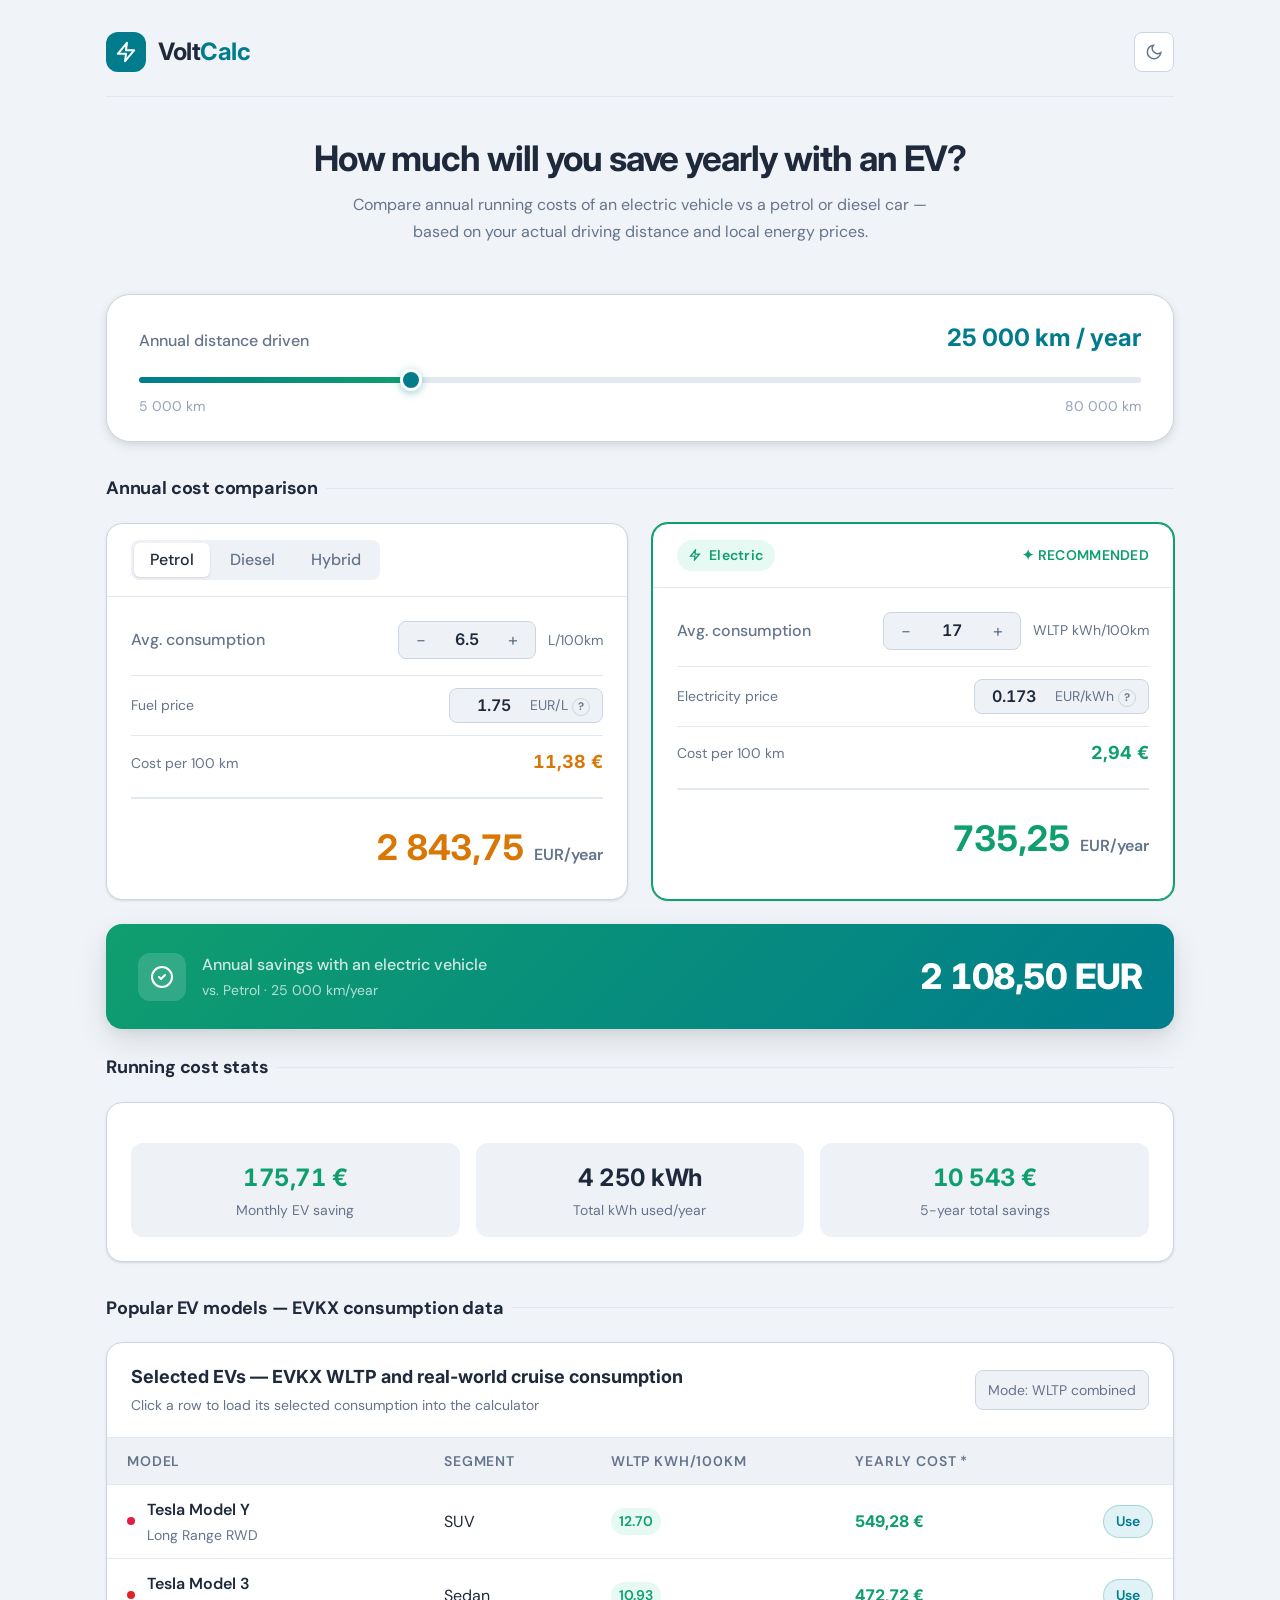
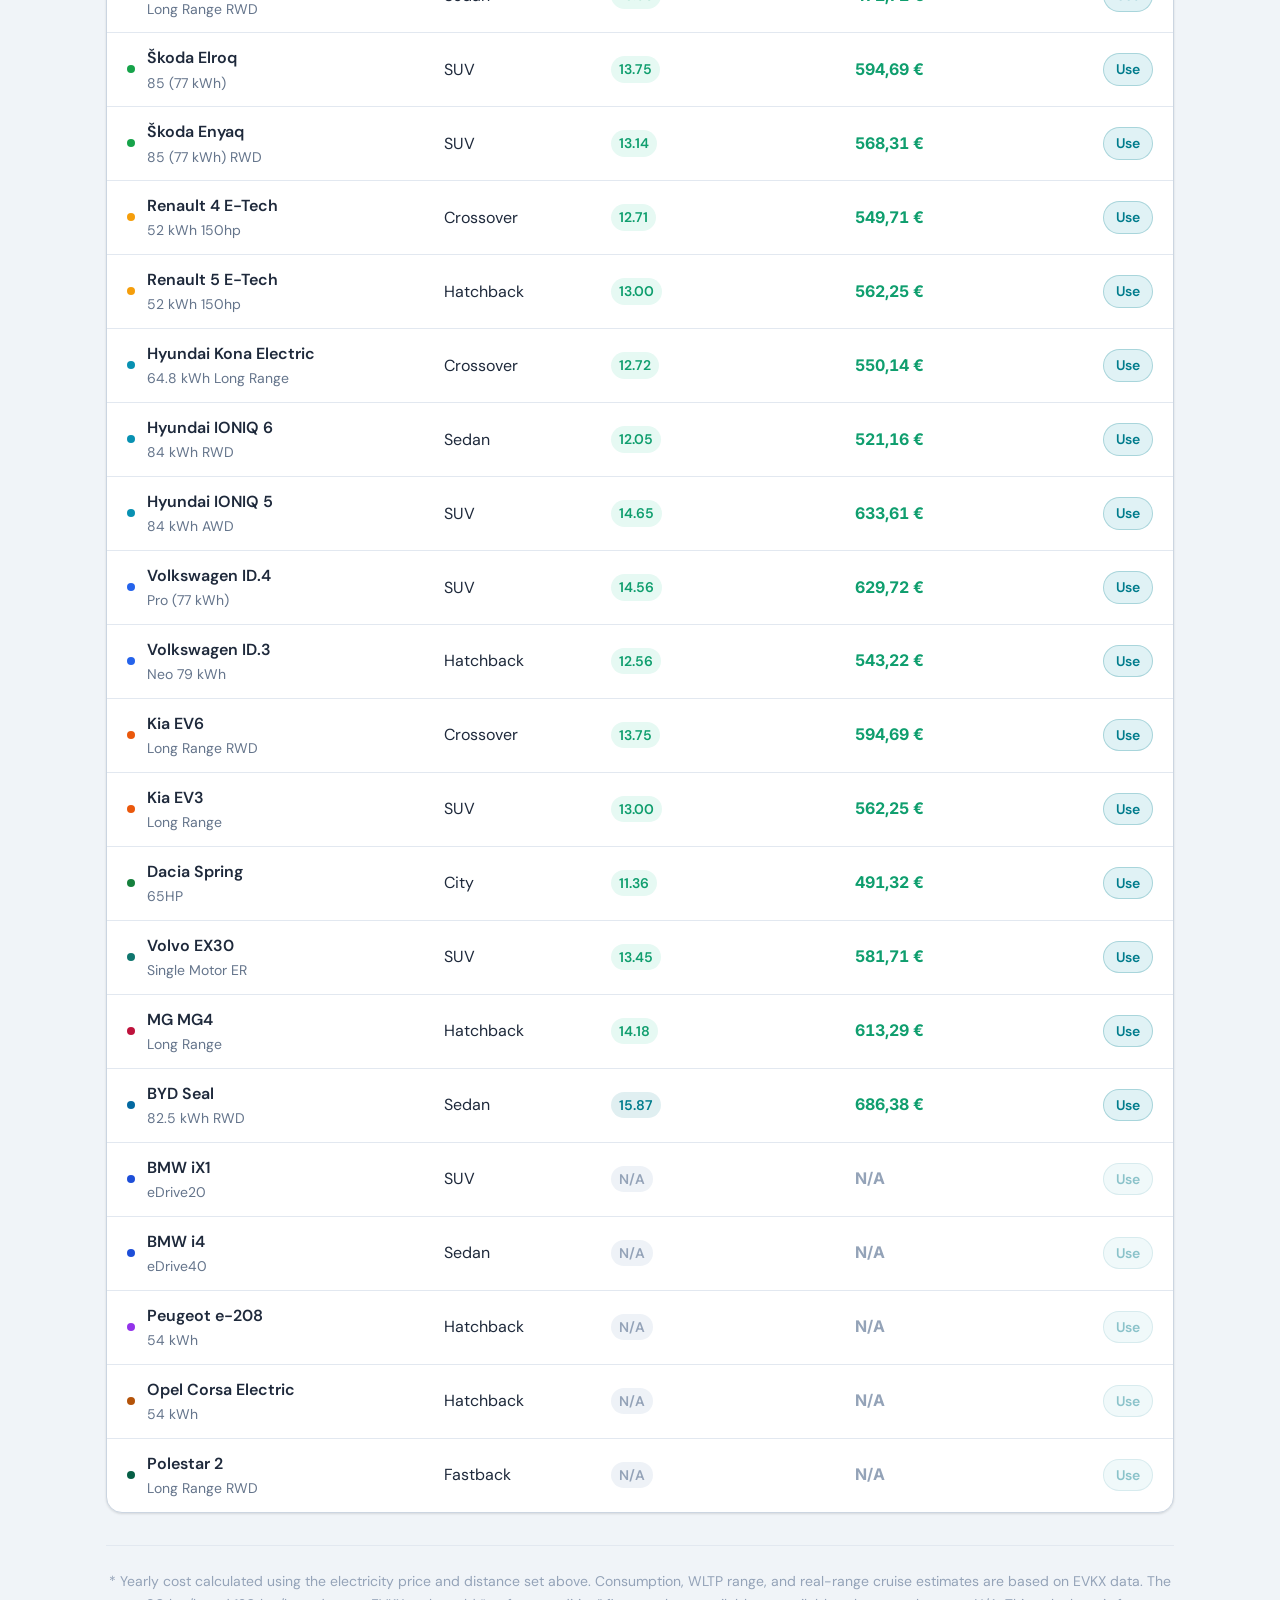
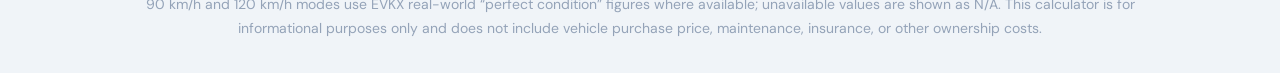
<file: index.html>
<!doctype html>
<html lang="en" data-theme="light">
  <head>
    <meta charset="UTF-8" />
    <meta name="viewport" content="width=device-width, initial-scale=1.0" />
    <title>EV Cost Calculator</title>
    <link rel="preconnect" href="https://fonts.googleapis.com" />
    <link rel="preconnect" href="https://fonts.gstatic.com" crossorigin />
    <link
      href="https://fonts.googleapis.com/css2?family=Inter:wght@300..700&family=DM+Sans:wght@300..700&display=swap"
      rel="stylesheet"
    />
    <style>
      :root,
      [data-theme="light"] {
        --color-bg: #f0f4f8;
        --color-surface: #ffffff;
        --color-surface-2: #f8fafc;
        --color-surface-offset: #eef2f7;
        --color-divider: #e2e8f0;
        --color-border: #cbd5e1;
        --color-text: #1e293b;
        --color-text-muted: #64748b;
        --color-text-faint: #94a3b8;
        --color-text-inverse: #ffffff;
        --color-primary: #007c8c;
        --color-primary-hover: #006272;
        --color-primary-highlight: #e0f2f5;
        --color-ev: #0f9e6e;
        --color-ev-hover: #0b8059;
        --color-ev-bg: #e6f9f3;
        --color-petrol: #d97706;
        --color-petrol-bg: #fef3e2;
        --radius-sm: 0.375rem;
        --radius-md: 0.5rem;
        --radius-lg: 0.75rem;
        --radius-xl: 1rem;
        --radius-2xl: 1.5rem;
        --radius-full: 9999px;
        --shadow-sm:
          0 1px 3px rgba(0, 0, 0, 0.07), 0 1px 2px rgba(0, 0, 0, 0.05);
        --shadow-md:
          0 4px 12px rgba(0, 0, 0, 0.08), 0 2px 6px rgba(0, 0, 0, 0.05);
        --shadow-lg:
          0 12px 32px rgba(0, 0, 0, 0.1), 0 4px 12px rgba(0, 0, 0, 0.06);
        --transition: 180ms cubic-bezier(0.16, 1, 0.3, 1);
        --text-xs: clamp(0.75rem, 0.7rem + 0.25vw, 0.875rem);
        --text-sm: clamp(0.875rem, 0.8rem + 0.35vw, 1rem);
        --text-base: clamp(1rem, 0.95rem + 0.25vw, 1.125rem);
        --text-lg: clamp(1.125rem, 1rem + 0.75vw, 1.5rem);
        --text-xl: clamp(1.5rem, 1.2rem + 1.25vw, 2.25rem);
        --space-1: 0.25rem;
        --space-2: 0.5rem;
        --space-3: 0.75rem;
        --space-4: 1rem;
        --space-5: 1.25rem;
        --space-6: 1.5rem;
        --space-8: 2rem;
        --space-10: 2.5rem;
        --space-12: 3rem;
        --space-16: 4rem;
        --font-body: "DM Sans", "Helvetica Neue", sans-serif;
        --font-display: "Inter", "Helvetica Neue", sans-serif;
        --content-default: 960px;
      }
      [data-theme="dark"] {
        --color-bg: #0d1117;
        --color-surface: #161b22;
        --color-surface-2: #1c2128;
        --color-surface-offset: #1a1f27;
        --color-divider: #21262d;
        --color-border: #30363d;
        --color-text: #e6edf3;
        --color-text-muted: #7d8590;
        --color-text-faint: #484f58;
        --color-text-inverse: #0d1117;
        --color-primary: #3ab8c8;
        --color-primary-hover: #1fa8ba;
        --color-primary-highlight: #1a2e35;
        --color-ev: #2dc88f;
        --color-ev-hover: #1fb37c;
        --color-ev-bg: #0e2a1e;
        --color-petrol: #f59e0b;
        --color-petrol-bg: #2a1f0a;
        --shadow-sm: 0 1px 3px rgba(0, 0, 0, 0.3);
        --shadow-md: 0 4px 12px rgba(0, 0, 0, 0.4);
        --shadow-lg: 0 12px 32px rgba(0, 0, 0, 0.5);
      }
      *,
      *::before,
      *::after {
        box-sizing: border-box;
        margin: 0;
        padding: 0;
      }
      html {
        scroll-behavior: smooth;
        -webkit-font-smoothing: antialiased;
      }
      body {
        font-family: var(--font-body);
        font-size: var(--text-base);
        color: var(--color-text);
        background: var(--color-bg);
        min-height: 100dvh;
        line-height: 1.6;
        transition:
          background var(--transition),
          color var(--transition);
      }
      img {
        display: block;
        max-width: 100%;
      }
      button {
        cursor: pointer;
        background: none;
        border: none;
        font: inherit;
      }
      input,
      select {
        font: inherit;
        color: inherit;
      }
      h1,
      h2,
      h3 {
        text-wrap: balance;
        line-height: 1.2;
        font-family: var(--font-display);
      }
      .app-wrapper {
        max-width: 1100px;
        margin-inline: auto;
        padding: var(--space-8) var(--space-4);
      }
      .app-header {
        display: flex;
        align-items: center;
        justify-content: space-between;
        margin-bottom: var(--space-10);
        padding-bottom: var(--space-6);
        border-bottom: 1px solid var(--color-divider);
      }
      .logo {
        display: flex;
        align-items: center;
        gap: var(--space-3);
      }
      .logo-icon {
        width: 40px;
        height: 40px;
        background: var(--color-primary);
        border-radius: var(--radius-lg);
        display: flex;
        align-items: center;
        justify-content: center;
      }
      .logo-text {
        font-family: var(--font-display);
        font-weight: 700;
        font-size: var(--text-lg);
        color: var(--color-text);
        letter-spacing: -0.02em;
      }
      .logo-text span {
        color: var(--color-primary);
      }
      .theme-toggle {
        width: 40px;
        height: 40px;
        border-radius: var(--radius-md);
        display: flex;
        align-items: center;
        justify-content: center;
        color: var(--color-text-muted);
        background: var(--color-surface);
        border: 1px solid var(--color-border);
        transition:
          background var(--transition),
          color var(--transition),
          box-shadow var(--transition);
      }
      .theme-toggle:hover {
        background: var(--color-surface-offset);
        color: var(--color-text);
        box-shadow: var(--shadow-sm);
      }
      .hero {
        text-align: center;
        margin-bottom: var(--space-12);
      }
      .hero h1 {
        font-size: var(--text-xl);
        font-weight: 700;
        color: var(--color-text);
        margin-bottom: var(--space-3);
        letter-spacing: -0.03em;
      }
      .hero p {
        font-size: var(--text-sm);
        color: var(--color-text-muted);
        max-width: 56ch;
        margin-inline: auto;
        line-height: 1.7;
      }
      .distance-section {
        margin-bottom: var(--space-8);
      }
      .card {
        background: var(--color-surface);
        border: 1px solid var(--color-border);
        border-radius: var(--radius-2xl);
        padding: var(--space-6) var(--space-8);
        box-shadow: var(--shadow-md);
      }
      .distance-header {
        display: flex;
        align-items: baseline;
        justify-content: space-between;
        margin-bottom: var(--space-5);
      }
      .distance-label {
        font-size: var(--text-sm);
        color: var(--color-text-muted);
        font-weight: 500;
      }
      .distance-value {
        font-family: var(--font-display);
        font-size: var(--text-lg);
        font-weight: 700;
        color: var(--color-primary);
      }
      .slider-track {
        position: relative;
        height: 6px;
        background: var(--color-divider);
        border-radius: var(--radius-full);
        margin-bottom: var(--space-3);
      }
      .slider-fill {
        position: absolute;
        left: 0;
        top: 0;
        height: 100%;
        background: linear-gradient(
          90deg,
          var(--color-primary),
          var(--color-ev)
        );
        border-radius: var(--radius-full);
        pointer-events: none;
      }
      .distance-slider {
        position: absolute;
        width: 100%;
        top: 50%;
        transform: translateY(-50%);
        -webkit-appearance: none;
        appearance: none;
        background: transparent;
        cursor: pointer;
        margin: 0;
        height: 6px;
      }
      .distance-slider::-webkit-slider-thumb {
        -webkit-appearance: none;
        width: 22px;
        height: 22px;
        border-radius: 50%;
        background: var(--color-primary);
        border: 3px solid var(--color-surface);
        box-shadow: 0 2px 8px rgba(0, 124, 140, 0.4);
      }
      .distance-slider::-moz-range-thumb {
        width: 22px;
        height: 22px;
        border-radius: 50%;
        background: var(--color-primary);
        border: 3px solid var(--color-surface);
      }
      .slider-labels {
        display: flex;
        justify-content: space-between;
        font-size: var(--text-xs);
        color: var(--color-text-faint);
      }
      .comparison-grid {
        display: grid;
        grid-template-columns: 1fr 1fr;
        gap: var(--space-6);
        margin-bottom: var(--space-6);
      }
      @media (max-width: 680px) {
        .comparison-grid {
          grid-template-columns: 1fr;
        }
      }
      .vehicle-card {
        background: var(--color-surface);
        border: 1.5px solid var(--color-border);
        border-radius: var(--radius-xl);
        overflow: hidden;
        box-shadow: var(--shadow-sm);
        transition:
          box-shadow var(--transition),
          border-color var(--transition);
      }
      .vehicle-card:hover {
        box-shadow: var(--shadow-md);
      }
      .vehicle-card.ev-card {
        border-color: var(--color-ev);
        box-shadow:
          0 0 0 1px var(--color-ev),
          var(--shadow-sm);
      }
      .vehicle-card.ev-card:hover {
        box-shadow:
          0 0 0 1px var(--color-ev),
          var(--shadow-md);
      }
      .vc-header {
        padding: var(--space-4) var(--space-6);
        border-bottom: 1px solid var(--color-divider);
        display: flex;
        align-items: center;
        justify-content: space-between;
      }
      .vc-tabs {
        display: flex;
        gap: var(--space-1);
        background: var(--color-surface-offset);
        border-radius: var(--radius-md);
        padding: 3px;
      }
      .vc-tab {
        padding: var(--space-1) var(--space-4);
        border-radius: calc(var(--radius-md) - 2px);
        font-size: var(--text-sm);
        font-weight: 500;
        color: var(--color-text-muted);
        background: transparent;
        white-space: nowrap;
      }
      .vc-tab.active {
        background: var(--color-surface);
        color: var(--color-text);
        box-shadow: var(--shadow-sm);
      }
      .ev-badge {
        display: inline-flex;
        align-items: center;
        gap: var(--space-2);
        background: var(--color-ev-bg);
        color: var(--color-ev);
        padding: var(--space-1) var(--space-3);
        border-radius: var(--radius-full);
        font-size: var(--text-xs);
        font-weight: 600;
        letter-spacing: 0.02em;
      }
      .vc-badge-recommended {
        font-size: var(--text-xs);
        font-weight: 600;
        color: var(--color-ev);
        letter-spacing: 0.02em;
        text-transform: uppercase;
      }
      .vc-body {
        padding: var(--space-6);
      }
      .vc-input-group {
        display: flex;
        align-items: center;
        gap: var(--space-3);
        margin-bottom: var(--space-4);
      }
      .vc-input-group label {
        font-size: var(--text-sm);
        color: var(--color-text-muted);
        flex: 1;
        font-weight: 500;
      }
      .vc-stepper {
        display: flex;
        align-items: center;
        gap: var(--space-2);
        background: var(--color-surface-offset);
        border-radius: var(--radius-md);
        padding: var(--space-1) var(--space-2);
        border: 1px solid var(--color-border);
      }
      .vc-stepper button {
        width: 28px;
        height: 28px;
        border-radius: var(--radius-sm);
        display: flex;
        align-items: center;
        justify-content: center;
        color: var(--color-text-muted);
        font-size: 18px;
        line-height: 1;
      }
      .vc-stepper button:hover {
        background: var(--color-divider);
        color: var(--color-text);
      }
      .vc-stepper-val {
        font-family: var(--font-display);
        font-weight: 600;
        font-size: var(--text-sm);
        color: var(--color-text);
        min-width: 48px;
        text-align: center;
        font-variant-numeric: tabular-nums;
      }
      .vc-price-row,
      .vc-per100-row {
        display: flex;
        align-items: center;
        justify-content: space-between;
        margin-top: var(--space-3);
        padding-top: var(--space-3);
        border-top: 1px solid var(--color-divider);
      }
      .vc-price-label,
      .vc-per100-label {
        font-size: var(--text-xs);
        color: var(--color-text-muted);
      }
      .vc-price-input-wrap {
        display: flex;
        align-items: center;
        gap: var(--space-1);
        background: var(--color-surface-offset);
        border: 1px solid var(--color-border);
        border-radius: var(--radius-md);
        padding: var(--space-1) var(--space-3);
      }
      .vc-price-input {
        width: 64px;
        font-family: var(--font-display);
        font-weight: 600;
        font-size: var(--text-sm);
        color: var(--color-text);
        background: transparent;
        border: none;
        outline: none;
        text-align: right;
        font-variant-numeric: tabular-nums;
      }
      .vc-price-unit {
        font-size: var(--text-xs);
        color: var(--color-text-muted);
        white-space: nowrap;
      }
      .vc-per100-val {
        font-family: var(--font-display);
        font-weight: 700;
        font-size: var(--text-base);
        font-variant-numeric: tabular-nums;
      }
      .vc-total {
        display: flex;
        align-items: baseline;
        justify-content: flex-end;
        gap: var(--space-2);
        margin-top: var(--space-5);
        padding-top: var(--space-5);
        border-top: 2px solid var(--color-divider);
      }
      .vc-total-amount {
        font-family: var(--font-display);
        font-size: var(--text-xl);
        font-weight: 700;
        font-variant-numeric: tabular-nums;
        letter-spacing: -0.03em;
      }
      .vc-total-currency {
        font-size: var(--text-sm);
        color: var(--color-text-muted);
        font-weight: 600;
        margin-left: 2px;
      }
      .savings-banner {
        background: linear-gradient(
          135deg,
          var(--color-ev) 0%,
          var(--color-primary) 100%
        );
        border-radius: var(--radius-xl);
        padding: var(--space-6) var(--space-8);
        display: flex;
        align-items: center;
        justify-content: space-between;
        gap: var(--space-6);
        margin-bottom: var(--space-6);
        box-shadow: var(--shadow-lg);
      }
      .savings-banner-left {
        display: flex;
        align-items: center;
        gap: var(--space-4);
      }
      .savings-icon {
        width: 48px;
        height: 48px;
        background: rgba(255, 255, 255, 0.15);
        border-radius: var(--radius-lg);
        display: flex;
        align-items: center;
        justify-content: center;
        flex-shrink: 0;
      }
      .savings-label {
        font-size: var(--text-sm);
        color: rgba(255, 255, 255, 0.8);
        font-weight: 500;
        margin-bottom: 2px;
      }
      .savings-sub {
        font-size: var(--text-xs);
        color: rgba(255, 255, 255, 0.7);
      }
      .savings-amount {
        font-family: var(--font-display);
        font-size: var(--text-xl);
        font-weight: 800;
        color: #ffffff;
        font-variant-numeric: tabular-nums;
        letter-spacing: -0.03em;
        white-space: nowrap;
      }
      .section-title {
        font-size: var(--text-base);
        font-weight: 700;
        color: var(--color-text);
        margin-bottom: var(--space-5);
        letter-spacing: -0.01em;
        display: flex;
        align-items: center;
        gap: var(--space-2);
      }
      .section-title::after {
        content: "";
        flex: 1;
        height: 1px;
        background: var(--color-divider);
      }
      .breakeven-card {
        background: var(--color-surface);
        border: 1px solid var(--color-border);
        border-radius: var(--radius-xl);
        padding: var(--space-6);
        box-shadow: var(--shadow-sm);
        margin-bottom: var(--space-8);
      }
      .breakeven-grid {
        display: grid;
        grid-template-columns: repeat(3, 1fr);
        gap: var(--space-4);
        margin-top: var(--space-4);
      }
      @media (max-width: 600px) {
        .breakeven-grid {
          grid-template-columns: 1fr 1fr;
        }
      }
      .stat-box {
        background: var(--color-surface-offset);
        border-radius: var(--radius-lg);
        padding: var(--space-4);
        text-align: center;
      }
      .stat-val {
        font-family: var(--font-display);
        font-size: var(--text-lg);
        font-weight: 700;
        color: var(--color-text);
        font-variant-numeric: tabular-nums;
        letter-spacing: -0.02em;
      }
      .stat-val.ev {
        color: var(--color-ev);
      }
      .stat-label {
        font-size: var(--text-xs);
        color: var(--color-text-muted);
        margin-top: var(--space-1);
        line-height: 1.4;
      }
      .tooltip-wrap {
        position: relative;
        display: inline-flex;
      }
      .tooltip-trigger {
        width: 18px;
        height: 18px;
        border-radius: 50%;
        background: var(--color-surface-offset);
        border: 1px solid var(--color-border);
        color: var(--color-text-muted);
        font-size: 11px;
        line-height: 1;
        display: flex;
        align-items: center;
        justify-content: center;
        cursor: help;
        font-weight: 700;
      }
      .tooltip-box {
        display: none;
        position: absolute;
        bottom: calc(100% + 8px);
        left: 50%;
        transform: translateX(-50%);
        background: var(--color-text);
        color: var(--color-bg);
        font-size: var(--text-xs);
        padding: var(--space-2) var(--space-3);
        border-radius: var(--radius-md);
        width: 220px;
        line-height: 1.5;
        z-index: 100;
        pointer-events: none;
        white-space: normal;
      }
      .tooltip-wrap:hover .tooltip-box,
      .tooltip-wrap:focus-within .tooltip-box {
        display: block;
      }
      .ev-table-card {
        background: var(--color-surface);
        border: 1px solid var(--color-border);
        border-radius: var(--radius-xl);
        box-shadow: var(--shadow-sm);
        overflow: hidden;
        margin-bottom: var(--space-8);
      }
      .ev-table-header {
        padding: var(--space-5) var(--space-6);
        border-bottom: 1px solid var(--color-divider);
        display: flex;
        align-items: center;
        justify-content: space-between;
        flex-wrap: wrap;
        gap: var(--space-3);
      }
      .ev-table-title {
        font-family: var(--font-display);
        font-size: var(--text-base);
        font-weight: 700;
        color: var(--color-text);
      }
      .ev-table-subtitle {
        font-size: var(--text-xs);
        color: var(--color-text-muted);
        margin-top: 2px;
      }
      .ev-table-note {
        font-size: var(--text-xs);
        color: var(--color-text-muted);
        background: var(--color-surface-offset);
        padding: var(--space-2) var(--space-3);
        border-radius: var(--radius-md);
        border: 1px solid var(--color-border);
      }
      .table-mode-btn {
        display: inline-flex;
        align-items: center;
        gap: var(--space-2);
        padding: 0;
        color: inherit;
        font: inherit;
        font-weight: inherit;
        text-transform: inherit;
        letter-spacing: inherit;
      }
      .table-mode-btn:hover {
        color: var(--color-primary);
      }
      .ev-table-scroll {
        overflow-x: auto;
      }
      table {
        width: 100%;
        border-collapse: collapse;
      }
      thead tr {
        background: var(--color-surface-offset);
      }
      th {
        font-size: var(--text-xs);
        font-weight: 600;
        color: var(--color-text-muted);
        text-transform: uppercase;
        letter-spacing: 0.06em;
        padding: var(--space-3) var(--space-5);
        text-align: left;
        white-space: nowrap;
        border-bottom: 1px solid var(--color-divider);
      }
      th:last-child,
      td:last-child {
        text-align: right;
      }
      td {
        padding: var(--space-3) var(--space-5);
        font-size: var(--text-sm);
        color: var(--color-text);
        border-bottom: 1px solid var(--color-divider);
        vertical-align: middle;
      }
      tbody tr:last-child td {
        border-bottom: none;
      }
      tbody tr {
        transition: background var(--transition);
        cursor: pointer;
      }
      tbody tr:hover {
        background: var(--color-surface-2);
      }
      tbody tr.selected-row {
        background: var(--color-primary-highlight);
      }
      .ev-model-cell {
        display: flex;
        align-items: center;
        gap: var(--space-3);
      }
      .ev-category-dot {
        width: 8px;
        height: 8px;
        border-radius: 50%;
        flex-shrink: 0;
      }
      .ev-model-name {
        font-weight: 600;
      }
      .ev-model-variant {
        font-size: var(--text-xs);
        color: var(--color-text-muted);
        margin-top: 1px;
      }
      .cons-badge {
        display: inline-flex;
        align-items: center;
        padding: 2px var(--space-2);
        border-radius: var(--radius-full);
        font-size: var(--text-xs);
        font-weight: 600;
        font-variant-numeric: tabular-nums;
      }
      .cons-great {
        background: var(--color-ev-bg);
        color: var(--color-ev);
      }
      .cons-good {
        background: color-mix(in oklch, var(--color-primary) 12%, transparent);
        color: var(--color-primary);
      }
      .cons-avg {
        background: var(--color-surface-offset);
        color: var(--color-text-muted);
      }
      .cons-na {
        background: var(--color-surface-offset);
        color: var(--color-text-faint);
      }
      .yearly-cost-cell {
        font-family: var(--font-display);
        font-weight: 700;
        font-variant-numeric: tabular-nums;
        color: var(--color-ev);
      }
      .yearly-cost-cell.na {
        color: var(--color-text-faint);
      }
      .use-btn {
        padding: var(--space-1) var(--space-3);
        border-radius: var(--radius-full);
        font-size: var(--text-xs);
        font-weight: 600;
        background: var(--color-primary-highlight);
        color: var(--color-primary);
        border: 1px solid
          color-mix(in oklch, var(--color-primary) 25%, transparent);
        white-space: nowrap;
      }
      .use-btn:hover {
        background: var(--color-primary);
        color: var(--color-text-inverse);
        box-shadow: var(--shadow-sm);
      }
      .use-btn[disabled] {
        opacity: 0.45;
        cursor: not-allowed;
      }
      .disclaimer {
        font-size: var(--text-xs);
        color: var(--color-text-faint);
        text-align: center;
        line-height: 1.7;
        margin-top: var(--space-6);
        padding-top: var(--space-6);
        border-top: 1px solid var(--color-divider);
      }
      @media (max-width: 520px) {
        .app-wrapper {
          padding: var(--space-4) var(--space-3);
        }
        .card {
          padding: var(--space-5) var(--space-4);
        }
        .savings-banner {
          flex-direction: column;
          text-align: center;
        }
        .savings-banner-left {
          flex-direction: column;
          align-items: center;
        }
        th,
        td {
          padding: var(--space-2) var(--space-3);
        }
      }
    </style>
  </head>
  <body>
    <div class="app-wrapper">
      <header class="app-header">
        <div class="logo">
          <div class="logo-icon">
            <svg
              width="22"
              height="22"
              viewBox="0 0 24 24"
              fill="none"
              stroke="white"
              stroke-width="2.2"
              stroke-linecap="round"
              stroke-linejoin="round"
              aria-label="VoltCalc logo"
            >
              <path d="M13 2L3 14h9l-1 8 10-12h-9l1-8z" />
            </svg>
          </div>
          <span class="logo-text">Volt<span>Calc</span></span>
        </div>
        <button
          class="theme-toggle"
          data-theme-toggle
          aria-label="Switch to dark mode"
        >
          <svg
            width="18"
            height="18"
            viewBox="0 0 24 24"
            fill="none"
            stroke="currentColor"
            stroke-width="2"
          >
            <path d="M21 12.79A9 9 0 1 1 11.21 3 7 7 0 0 0 21 12.79z" />
          </svg>
        </button>
      </header>

      <div class="hero">
        <h1>How much will you save yearly with an EV?</h1>
        <p>
          Compare annual running costs of an electric vehicle vs a petrol or
          diesel car — based on your actual driving distance and local energy
          prices.
        </p>
      </div>

      <div class="distance-section">
        <div class="card">
          <div class="distance-header">
            <span class="distance-label">Annual distance driven</span>
            <span class="distance-value" id="distanceDisplay"
              >25 000 km / year</span
            >
          </div>
          <div class="slider-track">
            <div class="slider-fill" id="sliderFill"></div>
            <input
              type="range"
              class="distance-slider"
              id="distanceSlider"
              min="5000"
              max="80000"
              step="1000"
              value="25000"
              aria-label="Annual driving distance in kilometres"
            />
          </div>
          <div class="slider-labels">
            <span>5 000 km</span><span>80 000 km</span>
          </div>
        </div>
      </div>

      <div class="section-title">Annual cost comparison</div>
      <div class="comparison-grid">
        <div class="vehicle-card" id="petrolCard">
          <div class="vc-header">
            <div class="vc-tabs" role="tablist" aria-label="Fuel type">
              <button
                class="vc-tab active"
                role="tab"
                aria-selected="true"
                data-fuel="petrol"
              >
                Petrol
              </button>
              <button
                class="vc-tab"
                role="tab"
                aria-selected="false"
                data-fuel="diesel"
              >
                Diesel
              </button>
              <button
                class="vc-tab"
                role="tab"
                aria-selected="false"
                data-fuel="hybrid"
              >
                Hybrid
              </button>
            </div>
          </div>
          <div class="vc-body">
            <div class="vc-input-group">
              <label>Avg. consumption</label>
              <div class="vc-stepper" aria-label="Consumption adjuster">
                <button
                  onclick="adjustConsumption('petrol', -0.1)"
                  aria-label="Decrease consumption"
                >
                  −
                </button>
                <span class="vc-stepper-val" id="petrolConsumptionVal"
                  >6.5</span
                >
                <button
                  onclick="adjustConsumption('petrol', 0.1)"
                  aria-label="Increase consumption"
                >
                  +
                </button>
              </div>
              <span class="vc-price-unit" id="petrolConsUnit">L/100km</span>
            </div>
            <div class="vc-price-row">
              <span class="vc-price-label">Fuel price</span>
              <div class="vc-price-input-wrap">
                <input
                  type="number"
                  class="vc-price-input"
                  id="petrolPrice"
                  value="1.75"
                  min="0.5"
                  max="5"
                  step="0.01"
                  aria-label="Fuel price per litre"
                />
                <span class="vc-price-unit"
                  >EUR/L
                  <span class="tooltip-wrap">
                    <button
                      class="tooltip-trigger"
                      tabindex="0"
                      aria-label="Info"
                    >
                      ?
                    </button>
                    <span class="tooltip-box" role="tooltip"
                      >Average pump price in your region. Adjust to match
                      current local prices.</span
                    >
                  </span>
                </span>
              </div>
            </div>
            <div class="vc-per100-row">
              <span class="vc-per100-label">Cost per 100 km</span>
              <span
                class="vc-per100-val"
                id="petrolPer100"
                style="color: var(--color-petrol)"
                >–</span
              >
            </div>
            <div class="vc-total">
              <span
                class="vc-total-amount"
                id="petrolTotal"
                style="color: var(--color-petrol)"
                >–</span
              >
              <span class="vc-total-currency">EUR/year</span>
            </div>
          </div>
        </div>

        <div class="vehicle-card ev-card">
          <div class="vc-header">
            <div class="ev-badge">
              <svg
                width="12"
                height="12"
                viewBox="0 0 24 24"
                fill="none"
                stroke="currentColor"
                stroke-width="2.5"
              >
                <path d="M13 2L3 14h9l-1 8 10-12h-9l1-8z" />
              </svg>
              Electric
            </div>
            <span class="vc-badge-recommended">✦ Recommended</span>
          </div>
          <div class="vc-body">
            <div class="vc-input-group">
              <label>Avg. consumption</label>
              <div class="vc-stepper" aria-label="EV consumption adjuster">
                <button
                  onclick="adjustConsumption('ev', -1)"
                  aria-label="Decrease EV consumption"
                >
                  −
                </button>
                <span class="vc-stepper-val" id="evConsumptionVal">17</span>
                <button
                  onclick="adjustConsumption('ev', 1)"
                  aria-label="Increase EV consumption"
                >
                  +
                </button>
              </div>
              <span class="vc-price-unit" id="evConsUnit">kWh/100km</span>
            </div>
            <div class="vc-price-row">
              <span class="vc-price-label">Electricity price</span>
              <div class="vc-price-input-wrap">
                <input
                  type="number"
                  class="vc-price-input"
                  id="electricityPrice"
                  value="0.173"
                  min="0.05"
                  max="1"
                  step="0.001"
                  aria-label="Electricity price per kWh"
                />
                <span class="vc-price-unit"
                  >EUR/kWh
                  <span class="tooltip-wrap">
                    <button
                      class="tooltip-trigger"
                      tabindex="0"
                      aria-label="Info"
                    >
                      ?
                    </button>
                    <span class="tooltip-box" role="tooltip"
                      >Home charging tariff. Prices vary — public fast chargers
                      can be 2–4× higher.</span
                    >
                  </span>
                </span>
              </div>
            </div>
            <div class="vc-per100-row">
              <span class="vc-per100-label">Cost per 100 km</span>
              <span
                class="vc-per100-val"
                id="evPer100"
                style="color: var(--color-ev)"
                >–</span
              >
            </div>
            <div class="vc-total">
              <span
                class="vc-total-amount"
                id="evTotal"
                style="color: var(--color-ev)"
                >–</span
              >
              <span class="vc-total-currency">EUR/year</span>
            </div>
          </div>
        </div>
      </div>

      <div class="savings-banner" id="savingsBanner">
        <div class="savings-banner-left">
          <div class="savings-icon">
            <svg
              width="24"
              height="24"
              viewBox="0 0 24 24"
              fill="none"
              stroke="white"
              stroke-width="2"
              stroke-linecap="round"
              stroke-linejoin="round"
            >
              <path d="M12 2a10 10 0 1 0 0 20A10 10 0 0 0 12 2z" />
              <path d="m9 12 2 2 4-4" />
            </svg>
          </div>
          <div>
            <div class="savings-label" id="savingsLabel">
              Annual savings with an electric vehicle
            </div>
            <div class="savings-sub" id="savingsSub">
              vs. Petrol · 25 000 km/year
            </div>
          </div>
        </div>
        <div class="savings-amount" id="savingsAmount">– EUR</div>
      </div>

      <div class="section-title">Running cost stats</div>
      <div class="breakeven-card">
        <div class="breakeven-grid">
          <div class="stat-box">
            <div class="stat-val ev" id="statMonthly">–</div>
            <div class="stat-label">Monthly EV saving</div>
          </div>
          <div class="stat-box">
            <div class="stat-val" id="statEVkWh">–</div>
            <div class="stat-label">Total kWh used/year</div>
          </div>
          <div class="stat-box">
            <div class="stat-val ev" id="statSavings5yr">–</div>
            <div class="stat-label">5-year total savings</div>
          </div>
        </div>
      </div>

      <div class="section-title">Popular EV models — EVKX consumption data</div>
      <div class="ev-table-card">
        <div class="ev-table-header">
          <div>
            <div class="ev-table-title">
              Selected EVs — EVKX WLTP and real-world cruise consumption
            </div>
            <div class="ev-table-subtitle">
              Click a row to load its selected consumption into the calculator
            </div>
          </div>
          <div class="ev-table-note" id="evTableModeNote">
            Mode: WLTP combined
          </div>
        </div>
        <div class="ev-table-scroll">
          <table aria-label="Popular EV consumption data">
            <thead>
              <tr>
                <th>Model</th>
                <th>Segment</th>
                <th>
                  <button
                    class="table-mode-btn"
                    id="tableModeBtn"
                    type="button"
                    aria-label="Switch consumption column"
                  >
                    WLTP kWh/100km
                  </button>
                </th>
                <th>Yearly cost *</th>
                <th></th>
              </tr>
            </thead>
            <tbody id="evTableBody"></tbody>
          </table>
        </div>
      </div>

      <p class="disclaimer">
        * Yearly cost calculated using the electricity price and distance set
        above. Consumption, WLTP range, and real-range cruise estimates are
        based on EVKX data. The 90 km/h and 120 km/h modes use EVKX real-world
        “perfect condition” figures where available; unavailable values are
        shown as N/A. This calculator is for informational purposes only and
        does not include vehicle purchase price, maintenance, insurance, or
        other ownership costs.
      </p>
    </div>

    <script>
      const evModels = [
        {
          model: "Tesla Model Y",
          variant: "Long Range RWD",
          segment: "SUV",
          color: "#e11d48",
          wltp: 12.7,
          c90: 15.0,
          c120: 19.5,
        },
        {
          model: "Tesla Model 3",
          variant: "Long Range RWD",
          segment: "Sedan",
          color: "#dc2626",
          wltp: 10.93,
          c90: 11.5,
          c120: 15,
        },
        {
          model: "Škoda Elroq",
          variant: "85 (77 kWh)",
          segment: "SUV",
          color: "#16a34a",
          wltp: 13.75,
          c90: 14,
          c120: 21,
        },
        {
          model: "Škoda Enyaq",
          variant: "85 (77 kWh) RWD",
          segment: "SUV",
          color: "#16a34a",
          wltp: 13.14,
          c90: 15.5,
          c120: 21,
        },
        {
          model: "Renault 4 E-Tech",
          variant: "52 kWh 150hp",
          segment: "Crossover",
          color: "#f59e0b",
          wltp: 12.71,
          c90: 14.69,
          c120: 19.92,
        },
        {
          model: "Renault 5 E-Tech",
          variant: "52 kWh 150hp",
          segment: "Hatchback",
          color: "#f59e0b",
          wltp: 13,
          c90: 14.69,
          c120: 22,
        },
        {
          model: "Hyundai Kona Electric",
          variant: "64.8 kWh Long Range",
          segment: "Crossover",
          color: "#0891b2",
          wltp: 12.72,
          c90: 16.83,
          c120: 22.82,
        },
        {
          model: "Hyundai IONIQ 6",
          variant: "84 kWh RWD",
          segment: "Sedan",
          color: "#0891b2",
          wltp: 12.05,
          c90: 13,
          c120: 19.02,
        },
        {
          model: "Hyundai IONIQ 5",
          variant: "84 kWh AWD",
          segment: "SUV",
          color: "#0891b2",
          wltp: 14.65,
          c90: 16.99,
          c120: 24.02,
        },
        {
          model: "Volkswagen ID.4",
          variant: "Pro (77 kWh)",
          segment: "SUV",
          color: "#2563eb",
          wltp: 14.56,
          c90: 14.5,
          c120: 21.5,
        },
        {
          model: "Volkswagen ID.3",
          variant: "Neo 79 kWh",
          segment: "Hatchback",
          color: "#2563eb",
          wltp: 12.56,
          c90: 14.99,
          c120: 22,
        },
        {
          model: "Kia EV6",
          variant: "Long Range RWD",
          segment: "Crossover",
          color: "#ea580c",
          wltp: 13.75,
          c90: 17.5,
          c120: 23.53,
        },
        {
          model: "Kia EV3",
          variant: "Long Range",
          segment: "SUV",
          color: "#ea580c",
          wltp: 13,
          c90: 15.99,
          c120: 21.97,
        },
        {
          model: "Dacia Spring",
          variant: "65HP",
          segment: "City",
          color: "#15803d",
          wltp: 11.36,
          c90: 13.96,
          c120: 22.94,
        },
        {
          model: "Volvo EX30",
          variant: "Single Motor ER",
          segment: "SUV",
          color: "#0f766e",
          wltp: 13.45,
          c90: 15.8,
          c120: 22,
        },
        {
          model: "MG MG4",
          variant: "Long Range",
          segment: "Hatchback",
          color: "#be123c",
          wltp: 14.18,
          c90: 14.92,
          c120: 20.9,
        },
        {
          model: "BYD Seal",
          variant: "82.5 kWh RWD",
          segment: "Sedan",
          color: "#0369a1",
          wltp: 15.87,
          c90: 21,
          c120: 25,
        },
        {
          model: "BMW iX1",
          variant: "eDrive20",
          segment: "SUV",
          color: "#1d4ed8",
          wltp: "N/A",
          c90: "N/A",
          c120: "N/A",
        },
        {
          model: "BMW i4",
          variant: "eDrive40",
          segment: "Sedan",
          color: "#1d4ed8",
          wltp: "N/A",
          c90: "N/A",
          c120: "N/A",
        },
        {
          model: "Peugeot e-208",
          variant: "54 kWh",
          segment: "Hatchback",
          color: "#9333ea",
          wltp: "N/A",
          c90: "N/A",
          c120: "N/A",
        },
        {
          model: "Opel Corsa Electric",
          variant: "54 kWh",
          segment: "Hatchback",
          color: "#b45309",
          wltp: "N/A",
          c90: "N/A",
          c120: "N/A",
        },
        {
          model: "Polestar 2",
          variant: "Long Range RWD",
          segment: "Fastback",
          color: "#065f46",
          wltp: "N/A",
          c90: "N/A",
          c120: "N/A",
        },
      ];

      const state = {
        distance: 25000,
        fuelType: "petrol",
        petrolConsumption: 6.5,
        dieselConsumption: 6.0,
        hybridConsumption: 5.0,
        evConsumption: 17,
        petrolPrice: 1.75,
        dieselPrice: 1.65,
        hybridPrice: 1.65,
        electricityPrice: 0.173,
        evMode: "wltp",
      };

      function fmt(n, decimals = 2) {
        return n.toLocaleString("sk-SK", {
          minimumFractionDigits: decimals,
          maximumFractionDigits: decimals,
        });
      }
      function getActiveFuelConsumption() {
        return state.fuelType === "petrol"
          ? state.petrolConsumption
          : state.fuelType === "diesel"
            ? state.dieselConsumption
            : state.hybridConsumption;
      }
      function getActiveFuelPrice() {
        return state.fuelType === "petrol"
          ? state.petrolPrice
          : state.fuelType === "diesel"
            ? state.dieselPrice
            : state.hybridPrice;
      }
      function getEvConsumption(ev) {
        return state.evMode === "90"
          ? ev.c90
          : state.evMode === "120"
            ? ev.c120
            : ev.wltp;
      }
      function getModeLabel() {
        return state.evMode === "90"
          ? "kWh/100km at 90 km/h"
          : state.evMode === "120"
            ? "kWh/100km at 120 km/h"
            : "WLTP kWh/100km";
      }
      function getModeNote() {
        return state.evMode === "90"
          ? "Mode: EVKX 90 km/h real-world cruise"
          : state.evMode === "120"
            ? "Mode: EVKX 120 km/h real-world cruise"
            : "Mode: WLTP combined";
      }
      function isNumericValue(v) {
        return typeof v === "number" && Number.isFinite(v);
      }

      function calc() {
        const km = state.distance;
        const fuelCons = getActiveFuelConsumption();
        const fuelPrice = getActiveFuelPrice();
        const evCons = state.evConsumption;
        const elecPrice = state.electricityPrice;

        const petrolCostPer100 = fuelCons * fuelPrice;
        const evCostPer100 = evCons * elecPrice;
        const petrolCost = (km / 100) * petrolCostPer100;
        const evCost = (km / 100) * evCostPer100;
        const savings = petrolCost - evCost;
        const monthly = savings / 12;
        const evkWh = (km / 100) * evCons;

        document.getElementById("petrolPer100").textContent =
          fmt(petrolCostPer100) + " €";
        document.getElementById("evPer100").textContent =
          fmt(evCostPer100) + " €";
        document.getElementById("petrolTotal").textContent = fmt(petrolCost);
        document.getElementById("evTotal").textContent = fmt(evCost);
        document.getElementById("savingsAmount").textContent =
          fmt(savings) + " EUR";
        document.getElementById("savingsSub").textContent =
          `vs. ${state.fuelType.charAt(0).toUpperCase() + state.fuelType.slice(1)} · ${fmt(km, 0)} km/year`;
        document.getElementById("statMonthly").textContent =
          fmt(monthly) + " €";
        document.getElementById("statEVkWh").textContent =
          fmt(evkWh, 0) + " kWh";
        document.getElementById("statSavings5yr").textContent =
          fmt(savings * 5, 0) + " €";
        document.getElementById("evConsUnit").textContent = getModeLabel();

        const banner = document.getElementById("savingsBanner");
        if (savings < 0) {
          banner.style.background =
            "linear-gradient(135deg, #d97706 0%, #b45309 100%)";
          document.getElementById("savingsLabel").textContent =
            "Higher yearly cost with an electric vehicle";
        } else {
          banner.style.background =
            "linear-gradient(135deg, var(--color-ev) 0%, var(--color-primary) 100%)";
          document.getElementById("savingsLabel").textContent =
            "Annual savings with an electric vehicle";
        }
        updateTableCosts();
      }

      function consClass(c) {
        if (!isNumericValue(c)) return "cons-na";
        if (c <= 15.5) return "cons-great";
        if (c <= 17.5) return "cons-good";
        return "cons-avg";
      }

      function buildTable() {
        const tbody = document.getElementById("evTableBody");
        const modeBtn = document.getElementById("tableModeBtn");
        const modeNote = document.getElementById("evTableModeNote");
        modeBtn.textContent = getModeLabel();
        modeNote.textContent = getModeNote();
        tbody.innerHTML = "";
        evModels.forEach((ev, idx) => {
          const tr = document.createElement("tr");
          tr.dataset.idx = idx;
          tr.setAttribute("role", "button");
          tr.setAttribute("tabindex", "0");
          tr.setAttribute(
            "aria-label",
            `Load ${ev.model} ${ev.variant} into calculator`,
          );

          const cons = getEvConsumption(ev);
          const canUse = isNumericValue(cons);
          const yearlyCost = canUse
            ? (state.distance / 100) * cons * state.electricityPrice
            : null;
          tr.innerHTML = `
            <td>
              <div class="ev-model-cell">
                <span class="ev-category-dot" style="background:${ev.color}"></span>
                <div>
                  <div class="ev-model-name">${ev.model}</div>
                  <div class="ev-model-variant">${ev.variant}</div>
                </div>
              </div>
            </td>
            <td>${ev.segment}</td>
            <td><span class="cons-badge ${consClass(cons)}">${canUse ? cons.toFixed(2) : "N/A"}</span></td>
            <td><span class="yearly-cost-cell ${canUse ? "" : "na"}" id="evRowCost${idx}">${canUse ? fmt(yearlyCost) + " €" : "N/A"}</span></td>
            <td><button class="use-btn" ${canUse ? "" : "disabled"} onclick="loadEV(${idx}); event.stopPropagation();" aria-label="Use ${ev.model} consumption">Use</button></td>
          `;
          if (canUse) {
            tr.addEventListener("click", () => loadEV(idx));
            tr.addEventListener("keydown", (e) => {
              if (e.key === "Enter" || e.key === " ") {
                e.preventDefault();
                loadEV(idx);
              }
            });
          }
          tbody.appendChild(tr);
        });
      }

      function updateTableCosts() {
        document.getElementById("tableModeBtn").textContent = getModeLabel();
        document.getElementById("evTableModeNote").textContent = getModeNote();
        evModels.forEach((ev, idx) => {
          const cell = document.getElementById("evRowCost" + idx);
          const badge = document.querySelector(
            `#evTableBody tr[data-idx="${idx}"] .cons-badge`,
          );
          const cons = getEvConsumption(ev);
          if (badge) {
            badge.textContent = isNumericValue(cons) ? cons.toFixed(2) : "N/A";
            badge.className = `cons-badge ${consClass(cons)}`;
          }
          if (cell) {
            if (isNumericValue(cons)) {
              const yearlyCost =
                (state.distance / 100) * cons * state.electricityPrice;
              cell.textContent = fmt(yearlyCost) + " €";
              cell.classList.remove("na");
            } else {
              cell.textContent = "N/A";
              cell.classList.add("na");
            }
          }
        });
      }

      function loadEV(idx) {
        const ev = evModels[idx];
        const cons = getEvConsumption(ev);
        if (!isNumericValue(cons)) return;
        state.evConsumption = cons;
        document.getElementById("evConsumptionVal").textContent =
          cons.toFixed(1);
        document
          .querySelectorAll("#evTableBody tr")
          .forEach((r) => r.classList.remove("selected-row"));
        const row = document.querySelector(
          `#evTableBody tr[data-idx="${idx}"]`,
        );
        if (row) row.classList.add("selected-row");
        calc();
      }

      const slider = document.getElementById("distanceSlider");
      const fill = document.getElementById("sliderFill");
      const display = document.getElementById("distanceDisplay");
      function updateSlider() {
        const min = +slider.min,
          max = +slider.max,
          val = +slider.value;
        const pct = ((val - min) / (max - min)) * 100;
        fill.style.width = pct + "%";
        state.distance = val;
        display.textContent = fmt(val, 0) + " km / year";
        calc();
      }
      slider.addEventListener("input", updateSlider);

      document.querySelectorAll(".vc-tab").forEach((tab) => {
        tab.addEventListener("click", () => {
          document.querySelectorAll(".vc-tab").forEach((t) => {
            t.classList.remove("active");
            t.setAttribute("aria-selected", "false");
          });
          tab.classList.add("active");
          tab.setAttribute("aria-selected", "true");
          state.fuelType = tab.dataset.fuel;
          const consVal =
            state.fuelType === "petrol"
              ? state.petrolConsumption
              : state.fuelType === "diesel"
                ? state.dieselConsumption
                : state.hybridConsumption;
          document.getElementById("petrolConsumptionVal").textContent =
            consVal.toFixed(1);
          document.getElementById("petrolPrice").value = getActiveFuelPrice();
          calc();
        });
      });

      function adjustConsumption(type, delta) {
        if (type === "petrol") {
          const key = state.fuelType + "Consumption";
          state[key] =
            Math.round(Math.max(1, Math.min(30, state[key] + delta)) * 10) / 10;
          document.getElementById("petrolConsumptionVal").textContent =
            state[key].toFixed(1);
        } else {
          state.evConsumption =
            Math.round(
              Math.max(5, Math.min(40, state.evConsumption + delta)) * 10,
            ) / 10;
          document.getElementById("evConsumptionVal").textContent =
            state.evConsumption.toFixed(1);
          document
            .querySelectorAll("#evTableBody tr")
            .forEach((r) => r.classList.remove("selected-row"));
        }
        calc();
      }

      document.getElementById("petrolPrice").addEventListener("input", (e) => {
        const v = +e.target.value;
        if (v > 0) {
          if (state.fuelType === "petrol") state.petrolPrice = v;
          else if (state.fuelType === "diesel") state.dieselPrice = v;
          else state.hybridPrice = v;
          calc();
        }
      });
      document
        .getElementById("electricityPrice")
        .addEventListener("input", (e) => {
          const v = +e.target.value;
          if (v > 0) {
            state.electricityPrice = v;
            calc();
          }
        });

      document.getElementById("tableModeBtn").addEventListener("click", () => {
        state.evMode =
          state.evMode === "wltp"
            ? "90"
            : state.evMode === "90"
              ? "120"
              : "wltp";
        buildTable();
        calc();
      });

      (function () {
        const t = document.querySelector("[data-theme-toggle]");
        const r = document.documentElement;
        let d = matchMedia("(prefers-color-scheme:dark)").matches
          ? "dark"
          : "light";
        r.setAttribute("data-theme", d);
        const sunIcon =
          '<svg width="18" height="18" viewBox="0 0 24 24" fill="none" stroke="currentColor" stroke-width="2"><circle cx="12" cy="12" r="5"/><path d="M12 1v2M12 21v2M4.22 4.22l1.42 1.42M18.36 18.36l1.42 1.42M1 12h2M21 12h2M4.22 19.78l1.42-1.42M18.36 5.64l1.42-1.42"/></svg>';
        const moonIcon =
          '<svg width="18" height="18" viewBox="0 0 24 24" fill="none" stroke="currentColor" stroke-width="2"><path d="M21 12.79A9 9 0 1 1 11.21 3 7 7 0 0 0 21 12.79z"/></svg>';
        if (t) {
          t.innerHTML = d === "dark" ? sunIcon : moonIcon;
          t.addEventListener("click", () => {
            d = d === "dark" ? "light" : "dark";
            r.setAttribute("data-theme", d);
            t.innerHTML = d === "dark" ? sunIcon : moonIcon;
            t.setAttribute(
              "aria-label",
              "Switch to " + (d === "dark" ? "light" : "dark") + " mode",
            );
          });
        }
      })();

      buildTable();
      updateSlider();
    </script>
  </body>
</html>
</file>
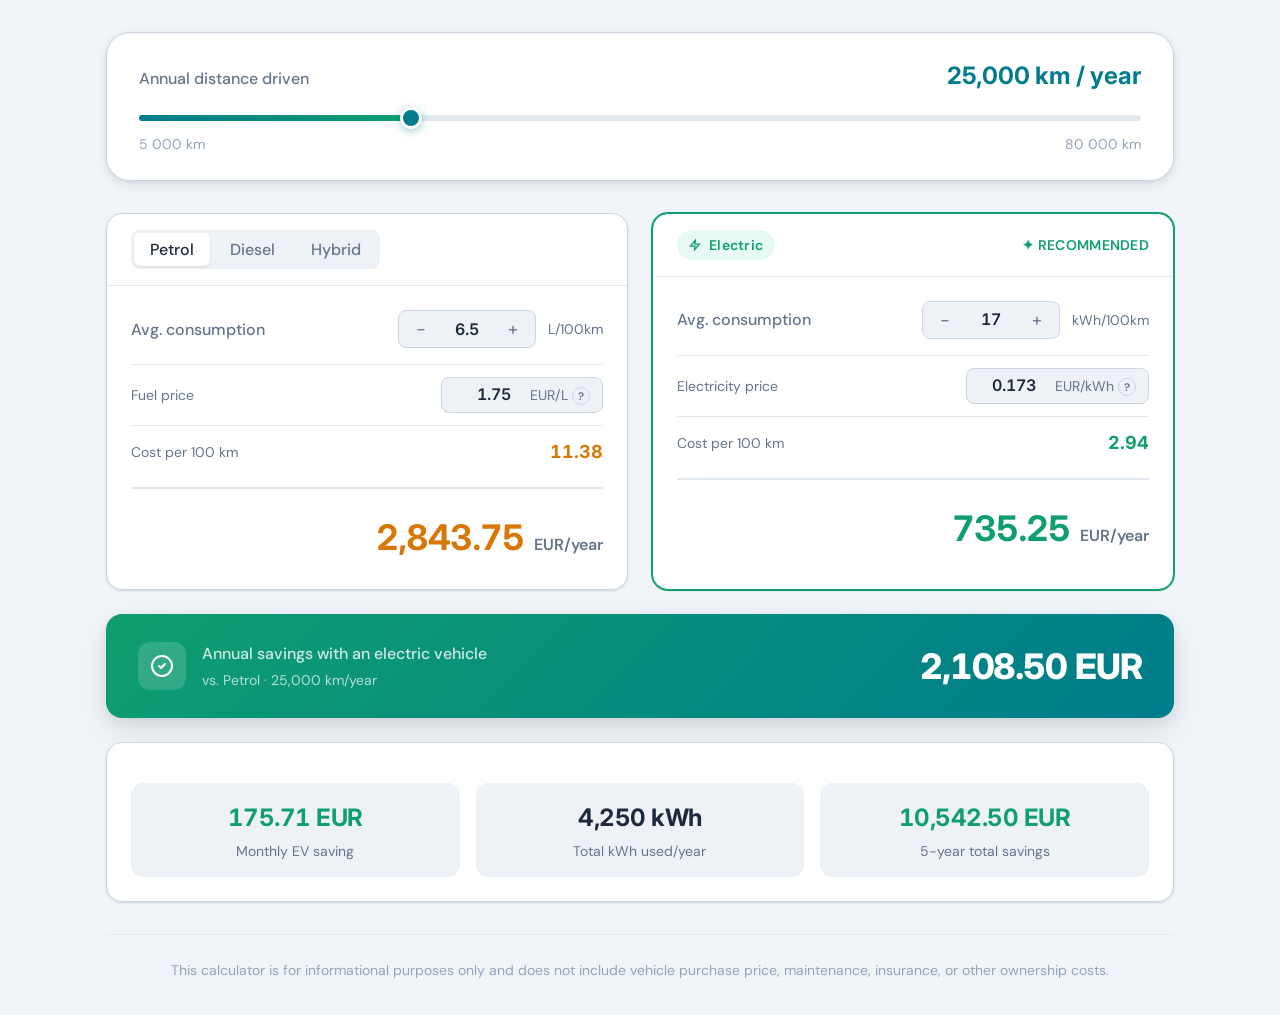
<file: embed.html>
<!doctype html>
<html lang="en" data-theme="light">
  <head>
    <meta charset="UTF-8" />
    <meta name="viewport" content="width=device-width, initial-scale=1.0" />
    <meta name="robots" content="noindex,nofollow" />
    <title>VoltCalc Embed</title>
    <link rel="preconnect" href="https://fonts.googleapis.com" />
    <link rel="preconnect" href="https://fonts.gstatic.com" crossorigin />
    <link
      href="https://fonts.googleapis.com/css2?family=Inter:wght@300..700&family=DM+Sans:wght@300..700&display=swap"
      rel="stylesheet"
    />
    <link rel="stylesheet" href="./assets/voltcalc.css" />
  </head>
  <body>
    <div class="app-wrapper">
      <div class="distance-section">
        <div class="card">
          <div class="distance-header">
            <span class="distance-label">Annual distance driven</span
            ><span class="distance-value" id="distanceDisplay"
              >25 000 km / year</span
            >
          </div>
          <div class="slider-track">
            <div class="slider-fill" id="sliderFill"></div>
            <input
              type="range"
              class="distance-slider"
              id="distanceSlider"
              min="5000"
              max="80000"
              step="1000"
              value="25000"
              aria-label="Annual driving distance in kilometres"
            />
          </div>
          <div class="slider-labels">
            <span>5 000 km</span><span>80 000 km</span>
          </div>
        </div>
      </div>
      <div class="comparison-grid">
        <div class="vehicle-card" id="petrolCard">
          <div class="vc-header">
            <div class="vc-tabs" role="tablist" aria-label="Fuel type">
              <button
                class="vc-tab active"
                role="tab"
                aria-selected="true"
                data-fuel="petrol"
              >
                Petrol</button
              ><button
                class="vc-tab"
                role="tab"
                aria-selected="false"
                data-fuel="diesel"
              >
                Diesel</button
              ><button
                class="vc-tab"
                role="tab"
                aria-selected="false"
                data-fuel="hybrid"
              >
                Hybrid
              </button>
            </div>
          </div>
          <div class="vc-body">
            <div class="vc-input-group">
              <label>Avg. consumption</label>
              <div class="vc-stepper" aria-label="Consumption adjuster">
                <button
                  data-stepper="fuel"
                  data-delta="-0.1"
                  aria-label="Decrease consumption"
                >
                  −</button
                ><span class="vc-stepper-val" id="petrolConsumptionVal"
                  >6.5</span
                ><button
                  data-stepper="fuel"
                  data-delta="0.1"
                  aria-label="Increase consumption"
                >
                  +
                </button>
              </div>
              <span class="vc-price-unit" id="petrolConsUnit">L/100km</span>
            </div>
            <div class="vc-price-row">
              <span class="vc-price-label">Fuel price</span>
              <div class="vc-price-input-wrap">
                <input
                  type="number"
                  class="vc-price-input"
                  id="petrolPrice"
                  value="1.75"
                  min="0.5"
                  max="5"
                  step="0.01"
                  aria-label="Fuel price per litre"
                /><span class="vc-price-unit"
                  >EUR/L
                  <span class="tooltip-wrap"
                    ><button
                      class="tooltip-trigger"
                      tabindex="0"
                      aria-label="Info"
                    >
                      ?</button
                    ><span class="tooltip-box" role="tooltip"
                      >Average pump price in your region. Adjust to match
                      current local prices.</span
                    ></span
                  ></span
                >
              </div>
            </div>
            <div class="vc-per100-row">
              <span class="vc-per100-label">Cost per 100 km</span
              ><span
                class="vc-per100-val"
                id="petrolPer100"
                style="color: var(--color-petrol)"
                >–</span
              >
            </div>
            <div class="vc-total">
              <span
                class="vc-total-amount"
                id="petrolTotal"
                style="color: var(--color-petrol)"
                >–</span
              ><span class="vc-total-currency">EUR/year</span>
            </div>
          </div>
        </div>
        <div class="vehicle-card ev-card">
          <div class="vc-header">
            <div class="ev-badge">
              <svg
                width="12"
                height="12"
                viewBox="0 0 24 24"
                fill="none"
                stroke="currentColor"
                stroke-width="2.5"
              >
                <path d="M13 2L3 14h9l-1 8 10-12h-9l1-8z" /></svg
              >Electric
            </div>
            <span class="vc-badge-recommended">✦ Recommended</span>
          </div>
          <div class="vc-body">
            <div class="vc-input-group">
              <label>Avg. consumption</label>
              <div class="vc-stepper" aria-label="EV consumption adjuster">
                <button
                  data-stepper="ev"
                  data-delta="-1"
                  aria-label="Decrease EV consumption"
                >
                  −</button
                ><span class="vc-stepper-val" id="evConsumptionVal">17</span
                ><button
                  data-stepper="ev"
                  data-delta="1"
                  aria-label="Increase EV consumption"
                >
                  +
                </button>
              </div>
              <span class="vc-price-unit" id="evConsUnit">kWh/100km</span>
            </div>
            <div class="vc-price-row">
              <span class="vc-price-label">Electricity price</span>
              <div class="vc-price-input-wrap">
                <input
                  type="number"
                  class="vc-price-input"
                  id="electricityPrice"
                  value="0.173"
                  min="0.05"
                  max="1"
                  step="0.001"
                  aria-label="Electricity price per kWh"
                /><span class="vc-price-unit"
                  >EUR/kWh
                  <span class="tooltip-wrap"
                    ><button
                      class="tooltip-trigger"
                      tabindex="0"
                      aria-label="Info"
                    >
                      ?</button
                    ><span class="tooltip-box" role="tooltip"
                      >Home charging tariff. Prices vary — public fast chargers
                      can be 2–4× higher.</span
                    ></span
                  ></span
                >
              </div>
            </div>
            <div class="vc-per100-row">
              <span class="vc-per100-label">Cost per 100 km</span
              ><span
                class="vc-per100-val"
                id="evPer100"
                style="color: var(--color-ev)"
                >–</span
              >
            </div>
            <div class="vc-total">
              <span
                class="vc-total-amount"
                id="evTotal"
                style="color: var(--color-ev)"
                >–</span
              ><span class="vc-total-currency">EUR/year</span>
            </div>
          </div>
        </div>
      </div>
      <div class="savings-banner" id="savingsBanner">
        <div class="savings-banner-left">
          <div class="savings-icon">
            <svg
              width="24"
              height="24"
              viewBox="0 0 24 24"
              fill="none"
              stroke="white"
              stroke-width="2"
              stroke-linecap="round"
              stroke-linejoin="round"
            >
              <path d="M12 2a10 10 0 1 0 0 20A10 10 0 0 0 12 2z" />
              <path d="m9 12 2 2 4-4" />
            </svg>
          </div>
          <div>
            <div class="savings-label" id="savingsLabel">
              Annual savings with an electric vehicle
            </div>
            <div class="savings-sub" id="savingsSub">
              vs. Petrol · 25 000 km/year
            </div>
          </div>
        </div>
        <div class="savings-amount" id="savingsAmount">– EUR</div>
      </div>
      <div class="breakeven-card">
        <div class="breakeven-grid">
          <div class="stat-box">
            <div class="stat-val ev" id="statMonthly">–</div>
            <div class="stat-label">Monthly EV saving</div>
          </div>
          <div class="stat-box">
            <div class="stat-val" id="statEVkWh">–</div>
            <div class="stat-label">Total kWh used/year</div>
          </div>
          <div class="stat-box">
            <div class="stat-val ev" id="statSavings5yr">–</div>
            <div class="stat-label">5-year total savings</div>
          </div>
        </div>
      </div>
      <p class="disclaimer">
        This calculator is for informational purposes only and does not include
        vehicle purchase price, maintenance, insurance, or other ownership
        costs.
      </p>
    </div>
    <script type="module">
      import { initApp } from "./assets/voltcalc-app.js";
      initApp();
    </script>
  </body>
</html>
</file>
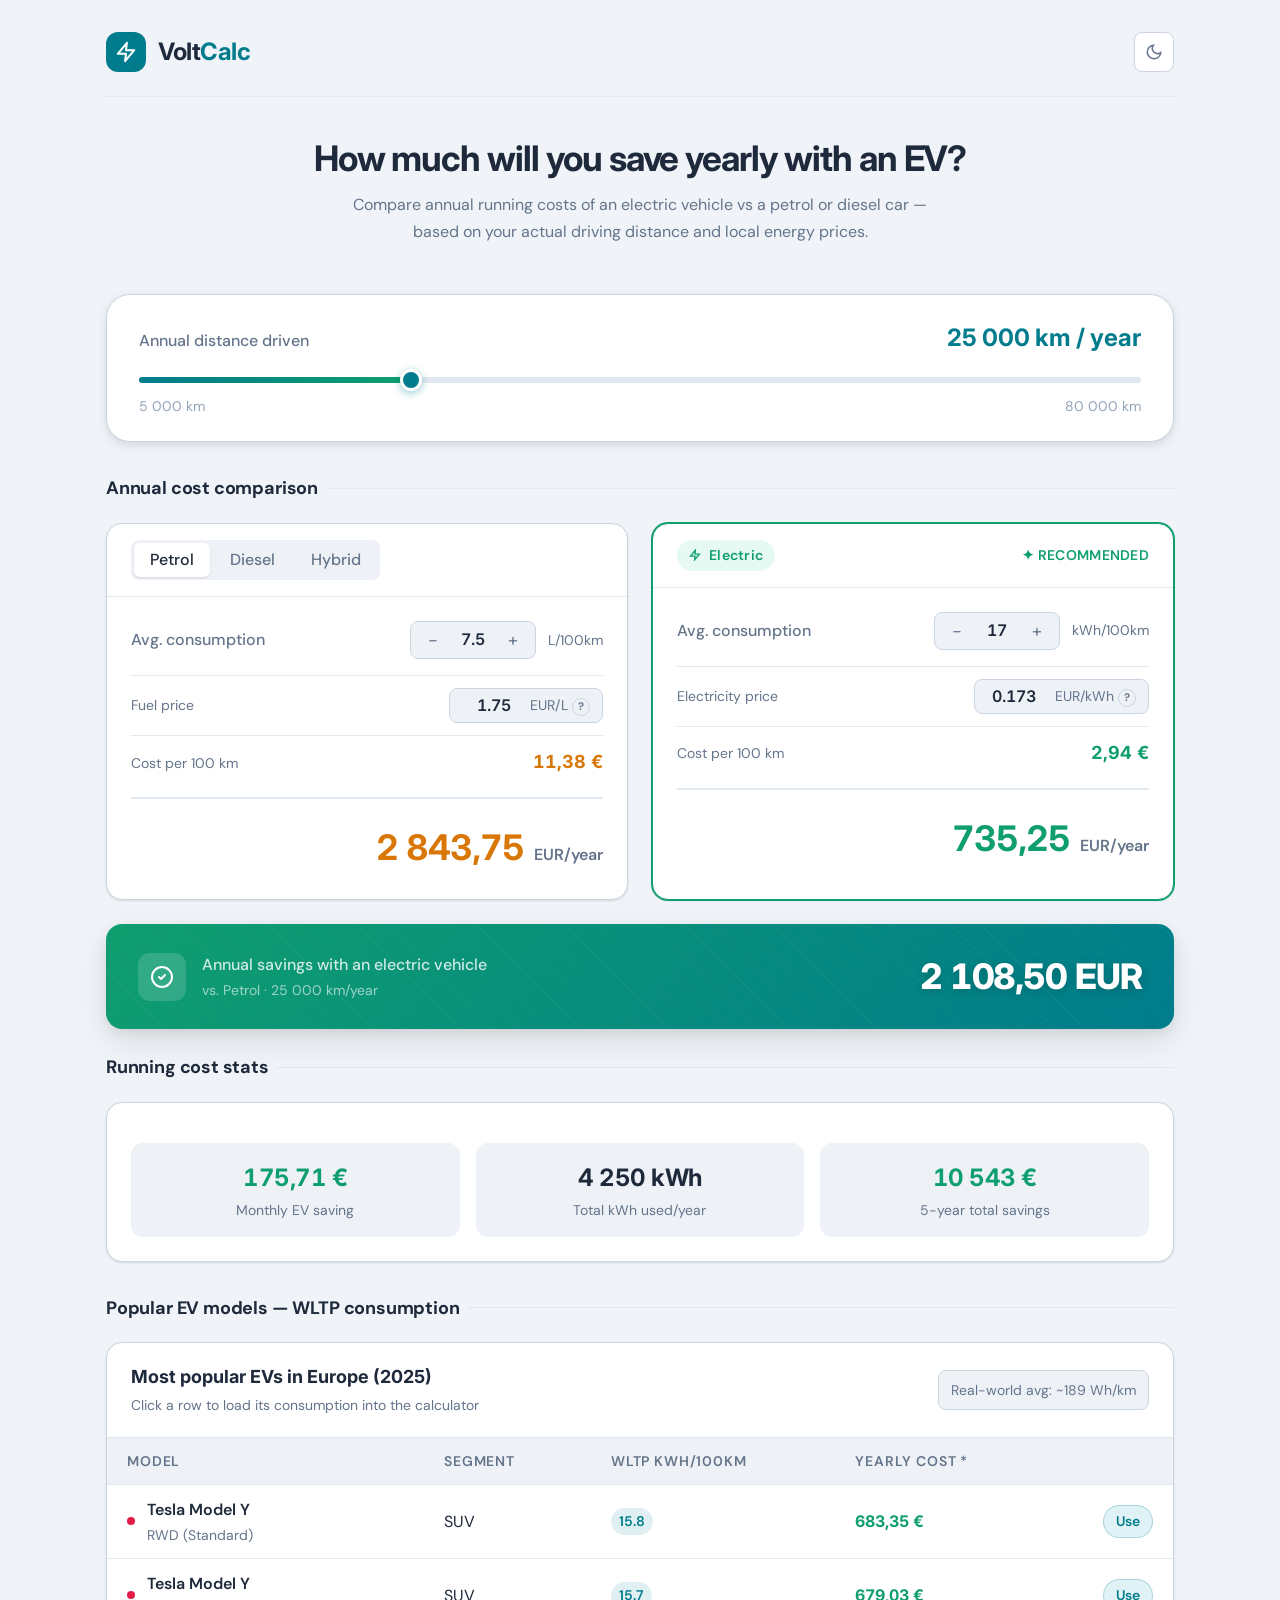
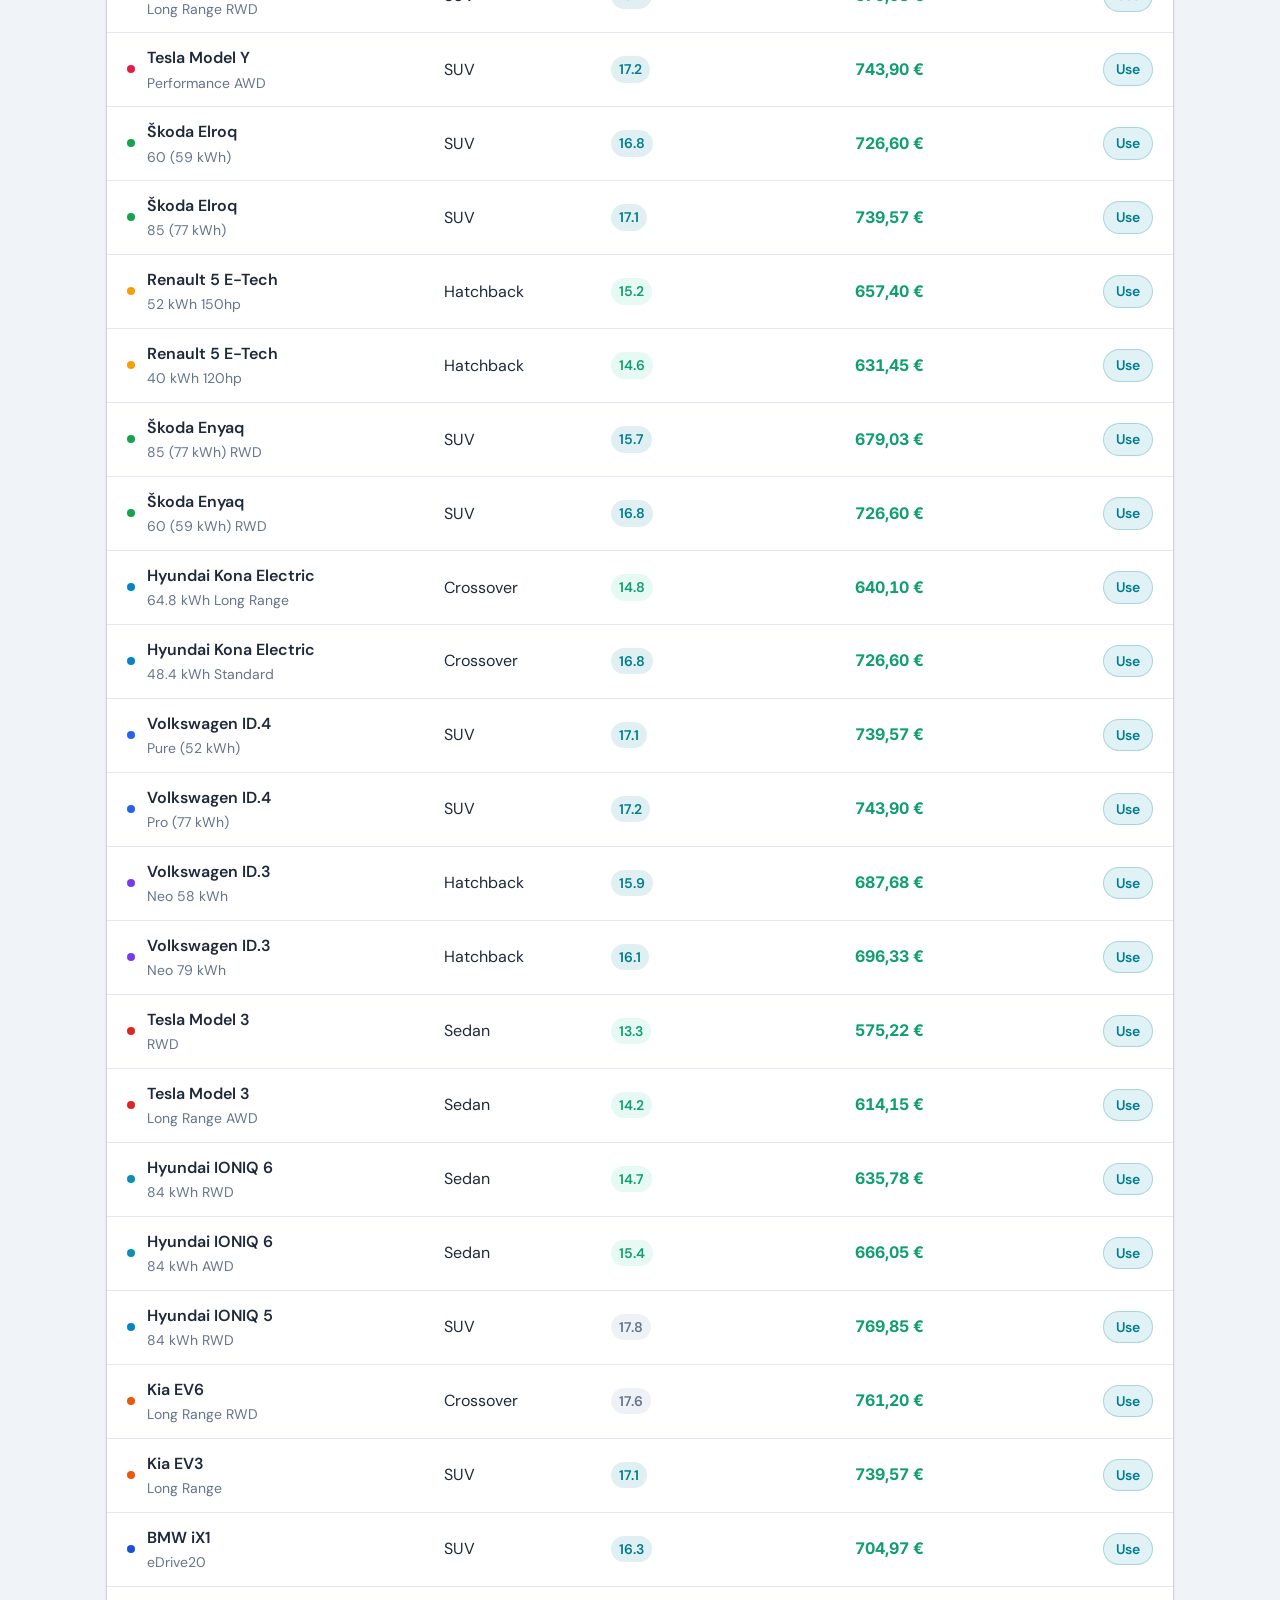
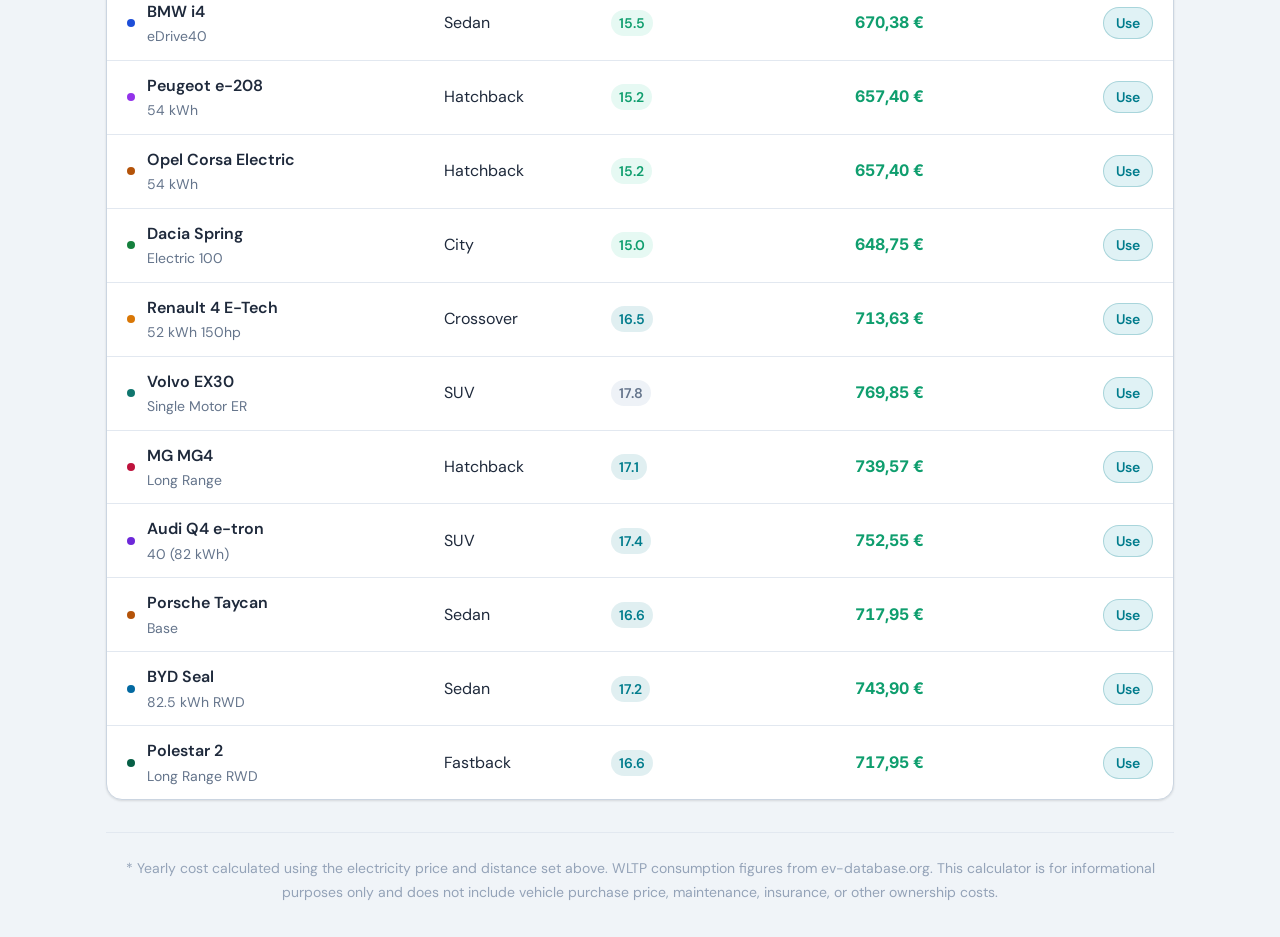
<file: EV_cost_calculator.html>
<!doctype html>
<html lang="en" data-theme="light">
  <head>
    <meta charset="UTF-8" />
    <meta name="viewport" content="width=device-width, initial-scale=1.0" />
    <title>EV Cost Calculator</title>
    <link rel="preconnect" href="https://fonts.googleapis.com" />
    <link rel="preconnect" href="https://fonts.gstatic.com" crossorigin />
    <link
      href="https://fonts.googleapis.com/css2?family=Inter:wght@300..700&family=DM+Sans:wght@300..700&display=swap"
      rel="stylesheet"
    />
    <style>
      :root,
      [data-theme="light"] {
        --color-bg: #f0f4f8;
        --color-surface: #ffffff;
        --color-surface-2: #f8fafc;
        --color-surface-offset: #eef2f7;
        --color-divider: #e2e8f0;
        --color-border: #cbd5e1;
        --color-text: #1e293b;
        --color-text-muted: #64748b;
        --color-text-faint: #94a3b8;
        --color-text-inverse: #ffffff;
        --color-primary: #007c8c;
        --color-primary-hover: #006272;
        --color-primary-highlight: #e0f2f5;
        --color-ev: #0f9e6e;
        --color-ev-hover: #0b8059;
        --color-ev-bg: #e6f9f3;
        --color-petrol: #d97706;
        --color-petrol-bg: #fef3e2;
        --radius-sm: 0.375rem;
        --radius-md: 0.5rem;
        --radius-lg: 0.75rem;
        --radius-xl: 1rem;
        --radius-2xl: 1.5rem;
        --radius-full: 9999px;
        --shadow-sm:
          0 1px 3px rgba(0, 0, 0, 0.07), 0 1px 2px rgba(0, 0, 0, 0.05);
        --shadow-md:
          0 4px 12px rgba(0, 0, 0, 0.08), 0 2px 6px rgba(0, 0, 0, 0.05);
        --shadow-lg:
          0 12px 32px rgba(0, 0, 0, 0.1), 0 4px 12px rgba(0, 0, 0, 0.06);
        --transition: 180ms cubic-bezier(0.16, 1, 0.3, 1);
        --text-xs: clamp(0.75rem, 0.7rem + 0.25vw, 0.875rem);
        --text-sm: clamp(0.875rem, 0.8rem + 0.35vw, 1rem);
        --text-base: clamp(1rem, 0.95rem + 0.25vw, 1.125rem);
        --text-lg: clamp(1.125rem, 1rem + 0.75vw, 1.5rem);
        --text-xl: clamp(1.5rem, 1.2rem + 1.25vw, 2.25rem);
        --space-1: 0.25rem;
        --space-2: 0.5rem;
        --space-3: 0.75rem;
        --space-4: 1rem;
        --space-5: 1.25rem;
        --space-6: 1.5rem;
        --space-8: 2rem;
        --space-10: 2.5rem;
        --space-12: 3rem;
        --space-16: 4rem;
        --font-body: "DM Sans", "Helvetica Neue", sans-serif;
        --font-display: "Inter", "Helvetica Neue", sans-serif;
        --content-default: 960px;
      }
      [data-theme="dark"] {
        --color-bg: #0d1117;
        --color-surface: #161b22;
        --color-surface-2: #1c2128;
        --color-surface-offset: #1a1f27;
        --color-divider: #21262d;
        --color-border: #30363d;
        --color-text: #e6edf3;
        --color-text-muted: #7d8590;
        --color-text-faint: #484f58;
        --color-text-inverse: #0d1117;
        --color-primary: #3ab8c8;
        --color-primary-hover: #1fa8ba;
        --color-primary-highlight: #1a2e35;
        --color-ev: #2dc88f;
        --color-ev-hover: #1fb37c;
        --color-ev-bg: #0e2a1e;
        --color-petrol: #f59e0b;
        --color-petrol-bg: #2a1f0a;
        --shadow-sm: 0 1px 3px rgba(0, 0, 0, 0.3);
        --shadow-md: 0 4px 12px rgba(0, 0, 0, 0.4);
        --shadow-lg: 0 12px 32px rgba(0, 0, 0, 0.5);
      }
      *,
      *::before,
      *::after {
        box-sizing: border-box;
        margin: 0;
        padding: 0;
      }
      html {
        scroll-behavior: smooth;
        -webkit-font-smoothing: antialiased;
      }
      body {
        font-family: var(--font-body);
        font-size: var(--text-base);
        color: var(--color-text);
        background: var(--color-bg);
        min-height: 100dvh;
        line-height: 1.6;
        transition:
          background var(--transition),
          color var(--transition);
      }
      img {
        display: block;
        max-width: 100%;
      }
      button {
        cursor: pointer;
        background: none;
        border: none;
        font: inherit;
      }
      input,
      select {
        font: inherit;
        color: inherit;
      }
      h1,
      h2,
      h3 {
        text-wrap: balance;
        line-height: 1.2;
        font-family: var(--font-display);
      }

      .app-wrapper {
        max-width: 1100px;
        margin-inline: auto;
        padding: var(--space-8) var(--space-4);
      }

      /* Header */
      .app-header {
        display: flex;
        align-items: center;
        justify-content: space-between;
        margin-bottom: var(--space-10);
        padding-bottom: var(--space-6);
        border-bottom: 1px solid var(--color-divider);
      }
      .logo {
        display: flex;
        align-items: center;
        gap: var(--space-3);
      }
      .logo-icon {
        width: 40px;
        height: 40px;
        background: var(--color-primary);
        border-radius: var(--radius-lg);
        display: flex;
        align-items: center;
        justify-content: center;
      }
      .logo-text {
        font-family: var(--font-display);
        font-weight: 700;
        font-size: var(--text-lg);
        color: var(--color-text);
        letter-spacing: -0.02em;
      }
      .logo-text span {
        color: var(--color-primary);
      }
      .theme-toggle {
        width: 40px;
        height: 40px;
        border-radius: var(--radius-md);
        display: flex;
        align-items: center;
        justify-content: center;
        color: var(--color-text-muted);
        background: var(--color-surface);
        border: 1px solid var(--color-border);
        transition:
          background var(--transition),
          color var(--transition),
          box-shadow var(--transition);
      }
      .theme-toggle:hover {
        background: var(--color-surface-offset);
        color: var(--color-text);
        box-shadow: var(--shadow-sm);
      }

      /* Hero */
      .hero {
        text-align: center;
        margin-bottom: var(--space-12);
      }
      .hero h1 {
        font-size: var(--text-xl);
        font-weight: 700;
        color: var(--color-text);
        margin-bottom: var(--space-3);
        letter-spacing: -0.03em;
      }
      .hero p {
        font-size: var(--text-sm);
        color: var(--color-text-muted);
        max-width: 56ch;
        margin-inline: auto;
        line-height: 1.7;
      }

      /* Distance */
      .distance-section {
        margin-bottom: var(--space-8);
      }
      .card {
        background: var(--color-surface);
        border: 1px solid var(--color-border);
        border-radius: var(--radius-2xl);
        padding: var(--space-6) var(--space-8);
        box-shadow: var(--shadow-md);
      }
      .distance-header {
        display: flex;
        align-items: baseline;
        justify-content: space-between;
        margin-bottom: var(--space-5);
      }
      .distance-label {
        font-size: var(--text-sm);
        color: var(--color-text-muted);
        font-weight: 500;
      }
      .distance-value {
        font-family: var(--font-display);
        font-size: var(--text-lg);
        font-weight: 700;
        color: var(--color-primary);
      }
      .slider-track {
        position: relative;
        height: 6px;
        background: var(--color-divider);
        border-radius: var(--radius-full);
        margin-bottom: var(--space-3);
      }
      .slider-fill {
        position: absolute;
        left: 0;
        top: 0;
        height: 100%;
        background: linear-gradient(
          90deg,
          var(--color-primary),
          var(--color-ev)
        );
        border-radius: var(--radius-full);
        pointer-events: none;
      }
      .distance-slider {
        position: absolute;
        width: 100%;
        top: 50%;
        transform: translateY(-50%);
        -webkit-appearance: none;
        appearance: none;
        background: transparent;
        cursor: pointer;
        margin: 0;
        height: 6px;
      }
      .distance-slider::-webkit-slider-thumb {
        -webkit-appearance: none;
        width: 22px;
        height: 22px;
        border-radius: 50%;
        background: var(--color-primary);
        border: 3px solid var(--color-surface);
        box-shadow: 0 2px 8px rgba(0, 124, 140, 0.4);
        transition:
          transform var(--transition),
          box-shadow var(--transition);
      }
      .distance-slider:hover::-webkit-slider-thumb,
      .distance-slider:focus::-webkit-slider-thumb {
        transform: scale(1.15);
        box-shadow: 0 2px 16px rgba(0, 124, 140, 0.5);
      }
      .distance-slider::-moz-range-thumb {
        width: 22px;
        height: 22px;
        border-radius: 50%;
        background: var(--color-primary);
        border: 3px solid var(--color-surface);
        box-shadow: 0 2px 8px rgba(0, 124, 140, 0.4);
        cursor: pointer;
      }
      .slider-labels {
        display: flex;
        justify-content: space-between;
        font-size: var(--text-xs);
        color: var(--color-text-faint);
      }

      /* Comparison grid */
      .comparison-grid {
        display: grid;
        grid-template-columns: 1fr 1fr;
        gap: var(--space-6);
        margin-bottom: var(--space-6);
      }
      @media (max-width: 680px) {
        .comparison-grid {
          grid-template-columns: 1fr;
        }
      }

      /* Vehicle cards */
      .vehicle-card {
        background: var(--color-surface);
        border: 1.5px solid var(--color-border);
        border-radius: var(--radius-xl);
        overflow: hidden;
        box-shadow: var(--shadow-sm);
        transition:
          box-shadow var(--transition),
          border-color var(--transition);
      }
      .vehicle-card:hover {
        box-shadow: var(--shadow-md);
      }
      .vehicle-card.ev-card {
        border-color: var(--color-ev);
        box-shadow:
          0 0 0 1px var(--color-ev),
          var(--shadow-sm);
      }
      .vehicle-card.ev-card:hover {
        box-shadow:
          0 0 0 1px var(--color-ev),
          var(--shadow-md);
      }
      .vc-header {
        padding: var(--space-4) var(--space-6);
        border-bottom: 1px solid var(--color-divider);
        display: flex;
        align-items: center;
        justify-content: space-between;
      }
      .vc-tabs {
        display: flex;
        gap: var(--space-1);
        background: var(--color-surface-offset);
        border-radius: var(--radius-md);
        padding: 3px;
      }
      .vc-tab {
        padding: var(--space-1) var(--space-4);
        border-radius: calc(var(--radius-md) - 2px);
        font-size: var(--text-sm);
        font-weight: 500;
        color: var(--color-text-muted);
        transition:
          background var(--transition),
          color var(--transition),
          box-shadow var(--transition);
        cursor: pointer;
        border: none;
        background: transparent;
        white-space: nowrap;
      }
      .vc-tab.active {
        background: var(--color-surface);
        color: var(--color-text);
        box-shadow: var(--shadow-sm);
      }
      .ev-badge {
        display: inline-flex;
        align-items: center;
        gap: var(--space-2);
        background: var(--color-ev-bg);
        color: var(--color-ev);
        padding: var(--space-1) var(--space-3);
        border-radius: var(--radius-full);
        font-size: var(--text-xs);
        font-weight: 600;
        letter-spacing: 0.02em;
      }
      .vc-badge-recommended {
        font-size: var(--text-xs);
        font-weight: 600;
        color: var(--color-ev);
        letter-spacing: 0.02em;
        text-transform: uppercase;
      }
      .vc-body {
        padding: var(--space-6);
      }
      .vc-input-group {
        display: flex;
        align-items: center;
        gap: var(--space-3);
        margin-bottom: var(--space-4);
      }
      .vc-input-group label {
        font-size: var(--text-sm);
        color: var(--color-text-muted);
        flex: 1;
        font-weight: 500;
      }
      .vc-stepper {
        display: flex;
        align-items: center;
        gap: var(--space-2);
        background: var(--color-surface-offset);
        border-radius: var(--radius-md);
        padding: var(--space-1) var(--space-2);
        border: 1px solid var(--color-border);
      }
      .vc-stepper button {
        width: 28px;
        height: 28px;
        border-radius: var(--radius-sm);
        display: flex;
        align-items: center;
        justify-content: center;
        color: var(--color-text-muted);
        font-size: 18px;
        line-height: 1;
        transition:
          background var(--transition),
          color var(--transition);
        flex-shrink: 0;
      }
      .vc-stepper button:hover {
        background: var(--color-divider);
        color: var(--color-text);
      }
      .vc-stepper-val {
        font-family: var(--font-display);
        font-weight: 600;
        font-size: var(--text-sm);
        color: var(--color-text);
        min-width: 36px;
        text-align: center;
        font-variant-numeric: tabular-nums;
      }
      .vc-price-row {
        display: flex;
        align-items: center;
        justify-content: space-between;
        margin-top: var(--space-3);
        padding-top: var(--space-3);
        border-top: 1px solid var(--color-divider);
      }
      .vc-price-label {
        font-size: var(--text-xs);
        color: var(--color-text-muted);
      }
      .vc-price-input-wrap {
        display: flex;
        align-items: center;
        gap: var(--space-1);
        background: var(--color-surface-offset);
        border: 1px solid var(--color-border);
        border-radius: var(--radius-md);
        padding: var(--space-1) var(--space-3);
        transition:
          border-color var(--transition),
          box-shadow var(--transition);
      }
      .vc-price-input-wrap:focus-within {
        border-color: var(--color-primary);
        box-shadow: 0 0 0 3px
          color-mix(in oklch, var(--color-primary) 15%, transparent);
      }
      .vc-price-input {
        width: 64px;
        font-family: var(--font-display);
        font-weight: 600;
        font-size: var(--text-sm);
        color: var(--color-text);
        background: transparent;
        border: none;
        outline: none;
        text-align: right;
        font-variant-numeric: tabular-nums;
      }
      .vc-price-unit {
        font-size: var(--text-xs);
        color: var(--color-text-muted);
        white-space: nowrap;
      }

      /* Cost per 100km row */
      .vc-per100-row {
        display: flex;
        align-items: center;
        justify-content: space-between;
        margin-top: var(--space-3);
        padding-top: var(--space-3);
        border-top: 1px solid var(--color-divider);
      }
      .vc-per100-label {
        font-size: var(--text-xs);
        color: var(--color-text-muted);
      }
      .vc-per100-val {
        font-family: var(--font-display);
        font-weight: 700;
        font-size: var(--text-base);
        font-variant-numeric: tabular-nums;
      }

      .vc-total {
        display: flex;
        align-items: baseline;
        justify-content: flex-end;
        gap: var(--space-2);
        margin-top: var(--space-5);
        padding-top: var(--space-5);
        border-top: 2px solid var(--color-divider);
      }
      .vc-total-amount {
        font-family: var(--font-display);
        font-size: var(--text-xl);
        font-weight: 700;
        font-variant-numeric: tabular-nums;
        letter-spacing: -0.03em;
        transition: color var(--transition);
      }
      .vc-total-currency {
        font-size: var(--text-sm);
        color: var(--color-text-muted);
        font-weight: 600;
        margin-left: 2px;
      }

      /* Savings banner */
      .savings-banner {
        background: linear-gradient(
          135deg,
          var(--color-ev) 0%,
          var(--color-primary) 100%
        );
        border-radius: var(--radius-xl);
        padding: var(--space-6) var(--space-8);
        display: flex;
        align-items: center;
        justify-content: space-between;
        gap: var(--space-6);
        margin-bottom: var(--space-6);
        box-shadow: var(--shadow-lg);
        position: relative;
        overflow: hidden;
      }
      .savings-banner::before {
        content: "";
        position: absolute;
        inset: 0;
        background: repeating-linear-gradient(
          45deg,
          transparent,
          transparent 20px,
          rgba(255, 255, 255, 0.03) 20px,
          rgba(255, 255, 255, 0.03) 21px
        );
        pointer-events: none;
      }
      .savings-banner-left {
        display: flex;
        align-items: center;
        gap: var(--space-4);
      }
      .savings-icon {
        width: 48px;
        height: 48px;
        background: rgba(255, 255, 255, 0.15);
        border-radius: var(--radius-lg);
        display: flex;
        align-items: center;
        justify-content: center;
        flex-shrink: 0;
      }
      .savings-label {
        font-size: var(--text-sm);
        color: rgba(255, 255, 255, 0.8);
        font-weight: 500;
        margin-bottom: 2px;
      }
      .savings-sub {
        font-size: var(--text-xs);
        color: rgba(255, 255, 255, 0.6);
      }
      .savings-amount {
        font-family: var(--font-display);
        font-size: var(--text-xl);
        font-weight: 800;
        color: #ffffff;
        font-variant-numeric: tabular-nums;
        letter-spacing: -0.03em;
        white-space: nowrap;
        text-shadow: 0 2px 8px rgba(0, 0, 0, 0.2);
      }

      /* Stats */
      .section-title {
        font-size: var(--text-base);
        font-weight: 700;
        color: var(--color-text);
        margin-bottom: var(--space-5);
        letter-spacing: -0.01em;
        display: flex;
        align-items: center;
        gap: var(--space-2);
      }
      .section-title::after {
        content: "";
        flex: 1;
        height: 1px;
        background: var(--color-divider);
      }
      .breakeven-card {
        background: var(--color-surface);
        border: 1px solid var(--color-border);
        border-radius: var(--radius-xl);
        padding: var(--space-6);
        box-shadow: var(--shadow-sm);
        margin-bottom: var(--space-8);
      }
      .breakeven-grid {
        display: grid;
        grid-template-columns: repeat(3, 1fr);
        gap: var(--space-4);
        margin-top: var(--space-4);
      }
      @media (max-width: 600px) {
        .breakeven-grid {
          grid-template-columns: 1fr 1fr;
        }
      }
      .stat-box {
        background: var(--color-surface-offset);
        border-radius: var(--radius-lg);
        padding: var(--space-4);
        text-align: center;
      }
      .stat-val {
        font-family: var(--font-display);
        font-size: var(--text-lg);
        font-weight: 700;
        color: var(--color-text);
        font-variant-numeric: tabular-nums;
        letter-spacing: -0.02em;
      }
      .stat-val.accent {
        color: var(--color-primary);
      }
      .stat-val.ev {
        color: var(--color-ev);
      }
      .stat-label {
        font-size: var(--text-xs);
        color: var(--color-text-muted);
        margin-top: var(--space-1);
        line-height: 1.4;
      }

      /* Tooltip */
      .tooltip-wrap {
        position: relative;
        display: inline-flex;
      }
      .tooltip-trigger {
        width: 18px;
        height: 18px;
        border-radius: 50%;
        background: var(--color-surface-offset);
        border: 1px solid var(--color-border);
        color: var(--color-text-muted);
        font-size: 11px;
        line-height: 1;
        display: flex;
        align-items: center;
        justify-content: center;
        cursor: help;
        font-weight: 700;
        transition: background var(--transition);
      }
      .tooltip-trigger:hover {
        background: var(--color-divider);
      }
      .tooltip-box {
        display: none;
        position: absolute;
        bottom: calc(100% + 8px);
        left: 50%;
        transform: translateX(-50%);
        background: var(--color-text);
        color: var(--color-bg);
        font-size: var(--text-xs);
        padding: var(--space-2) var(--space-3);
        border-radius: var(--radius-md);
        width: 200px;
        line-height: 1.5;
        z-index: 100;
        pointer-events: none;
        white-space: normal;
      }
      .tooltip-wrap:hover .tooltip-box,
      .tooltip-wrap:focus-within .tooltip-box {
        display: block;
      }

      /* ===== EV TABLE ===== */
      .ev-table-card {
        background: var(--color-surface);
        border: 1px solid var(--color-border);
        border-radius: var(--radius-xl);
        box-shadow: var(--shadow-sm);
        overflow: hidden;
        margin-bottom: var(--space-8);
      }
      .ev-table-header {
        padding: var(--space-5) var(--space-6);
        border-bottom: 1px solid var(--color-divider);
        display: flex;
        align-items: center;
        justify-content: space-between;
        flex-wrap: wrap;
        gap: var(--space-3);
      }
      .ev-table-title {
        font-family: var(--font-display);
        font-size: var(--text-base);
        font-weight: 700;
        color: var(--color-text);
      }
      .ev-table-subtitle {
        font-size: var(--text-xs);
        color: var(--color-text-muted);
        margin-top: 2px;
      }
      .ev-table-note {
        font-size: var(--text-xs);
        color: var(--color-text-muted);
        background: var(--color-surface-offset);
        padding: var(--space-2) var(--space-3);
        border-radius: var(--radius-md);
        border: 1px solid var(--color-border);
      }

      .ev-table-scroll {
        overflow-x: auto;
      }
      table {
        width: 100%;
        border-collapse: collapse;
      }
      thead tr {
        background: var(--color-surface-offset);
      }
      th {
        font-size: var(--text-xs);
        font-weight: 600;
        color: var(--color-text-muted);
        text-transform: uppercase;
        letter-spacing: 0.06em;
        padding: var(--space-3) var(--space-5);
        text-align: left;
        white-space: nowrap;
        border-bottom: 1px solid var(--color-divider);
      }
      th:last-child {
        text-align: right;
      }
      td {
        padding: var(--space-3) var(--space-5);
        font-size: var(--text-sm);
        color: var(--color-text);
        border-bottom: 1px solid var(--color-divider);
        vertical-align: middle;
      }
      td:last-child {
        text-align: right;
      }
      tbody tr:last-child td {
        border-bottom: none;
      }
      tbody tr {
        transition: background var(--transition);
        cursor: pointer;
      }
      tbody tr:hover {
        background: var(--color-surface-2);
      }
      tbody tr.selected-row {
        background: var(--color-primary-highlight);
      }
      tbody tr.selected-row td {
        color: var(--color-text);
      }

      .ev-model-cell {
        display: flex;
        align-items: center;
        gap: var(--space-3);
      }
      .ev-category-dot {
        width: 8px;
        height: 8px;
        border-radius: 50%;
        flex-shrink: 0;
      }
      .ev-model-name {
        font-weight: 600;
      }
      .ev-model-variant {
        font-size: var(--text-xs);
        color: var(--color-text-muted);
        margin-top: 1px;
      }

      .cons-badge {
        display: inline-flex;
        align-items: center;
        padding: 2px var(--space-2);
        border-radius: var(--radius-full);
        font-size: var(--text-xs);
        font-weight: 600;
        font-variant-numeric: tabular-nums;
      }
      .cons-great {
        background: var(--color-ev-bg);
        color: var(--color-ev);
      }
      .cons-good {
        background: color-mix(in oklch, var(--color-primary) 12%, transparent);
        color: var(--color-primary);
      }
      .cons-avg {
        background: var(--color-surface-offset);
        color: var(--color-text-muted);
      }

      .yearly-cost-cell {
        font-family: var(--font-display);
        font-weight: 700;
        font-variant-numeric: tabular-nums;
        color: var(--color-ev);
      }
      .use-btn {
        padding: var(--space-1) var(--space-3);
        border-radius: var(--radius-full);
        font-size: var(--text-xs);
        font-weight: 600;
        background: var(--color-primary-highlight);
        color: var(--color-primary);
        border: 1px solid
          color-mix(in oklch, var(--color-primary) 25%, transparent);
        transition:
          background var(--transition),
          color var(--transition),
          box-shadow var(--transition);
        white-space: nowrap;
      }
      .use-btn:hover {
        background: var(--color-primary);
        color: var(--color-text-inverse);
        box-shadow: var(--shadow-sm);
      }

      .disclaimer {
        font-size: var(--text-xs);
        color: var(--color-text-faint);
        text-align: center;
        line-height: 1.7;
        margin-top: var(--space-6);
        padding-top: var(--space-6);
        border-top: 1px solid var(--color-divider);
      }

      @media (max-width: 520px) {
        .app-wrapper {
          padding: var(--space-4) var(--space-3);
        }
        .card {
          padding: var(--space-5) var(--space-4);
        }
        .savings-banner {
          flex-direction: column;
          text-align: center;
        }
        .savings-banner-left {
          flex-direction: column;
          align-items: center;
        }
        th,
        td {
          padding: var(--space-2) var(--space-3);
        }
      }
    </style>
  </head>
  <body>
    <div class="app-wrapper">
      <header class="app-header">
        <div class="logo">
          <div class="logo-icon">
            <svg
              width="22"
              height="22"
              viewBox="0 0 24 24"
              fill="none"
              stroke="white"
              stroke-width="2.2"
              stroke-linecap="round"
              stroke-linejoin="round"
              aria-label="VoltCalc logo"
            >
              <path d="M13 2L3 14h9l-1 8 10-12h-9l1-8z" />
            </svg>
          </div>
          <span class="logo-text">Volt<span>Calc</span></span>
        </div>
        <button
          class="theme-toggle"
          data-theme-toggle
          aria-label="Switch to dark mode"
        >
          <svg
            width="18"
            height="18"
            viewBox="0 0 24 24"
            fill="none"
            stroke="currentColor"
            stroke-width="2"
          >
            <path d="M21 12.79A9 9 0 1 1 11.21 3 7 7 0 0 0 21 12.79z" />
          </svg>
        </button>
      </header>

      <div class="hero">
        <h1>How much will you save yearly with an EV?</h1>
        <p>
          Compare annual running costs of an electric vehicle vs a petrol or
          diesel car — based on your actual driving distance and local energy
          prices.
        </p>
      </div>

      <!-- DISTANCE SLIDER -->
      <div class="distance-section">
        <div class="card">
          <div class="distance-header">
            <span class="distance-label">Annual distance driven</span>
            <span class="distance-value" id="distanceDisplay"
              >25 000 km / year</span
            >
          </div>
          <div class="slider-track">
            <div class="slider-fill" id="sliderFill"></div>
            <input
              type="range"
              class="distance-slider"
              id="distanceSlider"
              min="5000"
              max="80000"
              step="1000"
              value="25000"
              aria-label="Annual driving distance in kilometres"
            />
          </div>
          <div class="slider-labels">
            <span>5 000 km</span><span>80 000 km</span>
          </div>
        </div>
      </div>

      <div class="section-title">Annual cost comparison</div>

      <!-- COMPARISON GRID -->
      <div class="comparison-grid">
        <!-- PETROL / DIESEL / HYBRID -->
        <div class="vehicle-card" id="petrolCard">
          <div class="vc-header">
            <div class="vc-tabs" role="tablist" aria-label="Fuel type">
              <button
                class="vc-tab active"
                role="tab"
                aria-selected="true"
                data-fuel="petrol"
              >
                Petrol
              </button>
              <button
                class="vc-tab"
                role="tab"
                aria-selected="false"
                data-fuel="diesel"
              >
                Diesel
              </button>
              <button
                class="vc-tab"
                role="tab"
                aria-selected="false"
                data-fuel="hybrid"
              >
                Hybrid
              </button>
            </div>
          </div>
          <div class="vc-body">
            <div class="vc-input-group">
              <label>Avg. consumption</label>
              <div class="vc-stepper" aria-label="Consumption adjuster">
                <button
                  onclick="adjustConsumption('petrol', -0.1)"
                  aria-label="Decrease consumption"
                >
                  −
                </button>
                <span class="vc-stepper-val" id="petrolConsumptionVal"
                  >7.5</span
                >
                <button
                  onclick="adjustConsumption('petrol', 0.1)"
                  aria-label="Increase consumption"
                >
                  +
                </button>
              </div>
              <span class="vc-price-unit" id="petrolConsUnit">L/100km</span>
            </div>
            <div class="vc-price-row">
              <span class="vc-price-label">Fuel price</span>
              <div class="vc-price-input-wrap">
                <input
                  type="number"
                  class="vc-price-input"
                  id="petrolPrice"
                  value="1.75"
                  min="0.5"
                  max="5"
                  step="0.01"
                  aria-label="Fuel price per litre"
                />
                <span class="vc-price-unit"
                  >EUR/L
                  <span class="tooltip-wrap">
                    <button
                      class="tooltip-trigger"
                      tabindex="0"
                      aria-label="Info"
                    >
                      ?
                    </button>
                    <span class="tooltip-box" role="tooltip"
                      >Average pump price in your region. Adjust to match
                      current local prices.</span
                    >
                  </span>
                </span>
              </div>
            </div>
            <div class="vc-per100-row">
              <span class="vc-per100-label">Cost per 100 km</span>
              <span
                class="vc-per100-val"
                id="petrolPer100"
                style="color: var(--color-petrol)"
                >–</span
              >
            </div>
            <div class="vc-total">
              <span
                class="vc-total-amount"
                id="petrolTotal"
                style="color: var(--color-petrol)"
                >–</span
              >
              <span class="vc-total-currency">EUR/year</span>
            </div>
          </div>
        </div>

        <!-- EV CARD -->
        <div class="vehicle-card ev-card">
          <div class="vc-header">
            <div class="ev-badge">
              <svg
                width="12"
                height="12"
                viewBox="0 0 24 24"
                fill="none"
                stroke="currentColor"
                stroke-width="2.5"
              >
                <path d="M13 2L3 14h9l-1 8 10-12h-9l1-8z" />
              </svg>
              Electric
            </div>
            <span class="vc-badge-recommended">✦ Recommended</span>
          </div>
          <div class="vc-body">
            <div class="vc-input-group">
              <label>Avg. consumption</label>
              <div class="vc-stepper" aria-label="EV consumption adjuster">
                <button
                  onclick="adjustConsumption('ev', -1)"
                  aria-label="Decrease EV consumption"
                >
                  −
                </button>
                <span class="vc-stepper-val" id="evConsumptionVal">17</span>
                <button
                  onclick="adjustConsumption('ev', 1)"
                  aria-label="Increase EV consumption"
                >
                  +
                </button>
              </div>
              <span class="vc-price-unit">kWh/100km</span>
            </div>
            <div class="vc-price-row">
              <span class="vc-price-label">Electricity price</span>
              <div class="vc-price-input-wrap">
                <input
                  type="number"
                  class="vc-price-input"
                  id="electricityPrice"
                  value="0.173"
                  min="0.05"
                  max="1"
                  step="0.001"
                  aria-label="Electricity price per kWh"
                />
                <span class="vc-price-unit"
                  >EUR/kWh
                  <span class="tooltip-wrap">
                    <button
                      class="tooltip-trigger"
                      tabindex="0"
                      aria-label="Info"
                    >
                      ?
                    </button>
                    <span class="tooltip-box" role="tooltip"
                      >Home charging tariff. Prices vary — public fast chargers
                      can be 2–4× higher.</span
                    >
                  </span>
                </span>
              </div>
            </div>
            <div class="vc-per100-row">
              <span class="vc-per100-label">Cost per 100 km</span>
              <span
                class="vc-per100-val"
                id="evPer100"
                style="color: var(--color-ev)"
                >–</span
              >
            </div>
            <div class="vc-total">
              <span
                class="vc-total-amount"
                id="evTotal"
                style="color: var(--color-ev)"
                >–</span
              >
              <span class="vc-total-currency">EUR/year</span>
            </div>
          </div>
        </div>
      </div>

      <!-- SAVINGS BANNER -->
      <div class="savings-banner" id="savingsBanner">
        <div class="savings-banner-left">
          <div class="savings-icon">
            <svg
              width="24"
              height="24"
              viewBox="0 0 24 24"
              fill="none"
              stroke="white"
              stroke-width="2"
              stroke-linecap="round"
              stroke-linejoin="round"
            >
              <path d="M12 2a10 10 0 1 0 0 20A10 10 0 0 0 12 2z" />
              <path d="m9 12 2 2 4-4" />
            </svg>
          </div>
          <div>
            <div class="savings-label" id="savingsLabel">
              Annual savings with an electric vehicle
            </div>
            <div class="savings-sub" id="savingsSub">
              vs. Petrol · 25 000 km/year
            </div>
          </div>
        </div>
        <div class="savings-amount" id="savingsAmount">– EUR</div>
      </div>

      <!-- RUNNING COST STATS -->
      <div class="section-title">Running cost stats</div>
      <div class="breakeven-card">
        <div class="breakeven-grid">
          <div class="stat-box">
            <div class="stat-val ev" id="statMonthly">–</div>
            <div class="stat-label">Monthly EV saving</div>
          </div>
          <div class="stat-box">
            <div class="stat-val" id="statEVkWh">–</div>
            <div class="stat-label">Total kWh used/year</div>
          </div>
          <div class="stat-box">
            <div class="stat-val ev" id="statSavings5yr">–</div>
            <div class="stat-label">5-year total savings</div>
          </div>
        </div>
      </div>

      <!-- EV WLTP TABLE -->
      <div class="section-title">Popular EV models — WLTP consumption</div>
      <div class="ev-table-card">
        <div class="ev-table-header">
          <div>
            <div class="ev-table-title">Most popular EVs in Europe (2025)</div>
            <div class="ev-table-subtitle">
              Click a row to load its consumption into the calculator
            </div>
          </div>
          <div class="ev-table-note">Real-world avg: ~189 Wh/km</div>
        </div>
        <div class="ev-table-scroll">
          <table aria-label="Popular EV WLTP consumption data">
            <thead>
              <tr>
                <th>Model</th>
                <th>Segment</th>
                <th>WLTP kWh/100km</th>
                <th>Yearly cost *</th>
                <th></th>
              </tr>
            </thead>
            <tbody id="evTableBody"></tbody>
          </table>
        </div>
      </div>

      <p class="disclaimer">
        * Yearly cost calculated using the electricity price and distance set
        above. WLTP consumption figures from ev-database.org. This calculator is
        for informational purposes only and does not include vehicle purchase
        price, maintenance, insurance, or other ownership costs.
      </p>
    </div>

    <script>
      // ===== EV DATA (WLTP, ev-database.org real-world, popular European models) =====
      const evModels = [
        // Model, variant, kWh/100km (real-world adjusted from Wh/km figures), segment, color
        {
          model: "Tesla Model Y",
          variant: "RWD (Standard)",
          cons: 15.8,
          segment: "SUV",
          color: "#e11d48",
        },
        {
          model: "Tesla Model Y",
          variant: "Long Range RWD",
          cons: 15.7,
          segment: "SUV",
          color: "#e11d48",
        },
        {
          model: "Tesla Model Y",
          variant: "Performance AWD",
          cons: 17.2,
          segment: "SUV",
          color: "#e11d48",
        },
        {
          model: "Škoda Elroq",
          variant: "60 (59 kWh)",
          cons: 16.8,
          segment: "SUV",
          color: "#16a34a",
        },
        {
          model: "Škoda Elroq",
          variant: "85 (77 kWh)",
          cons: 17.1,
          segment: "SUV",
          color: "#16a34a",
        },
        {
          model: "Renault 5 E-Tech",
          variant: "52 kWh 150hp",
          cons: 15.2,
          segment: "Hatchback",
          color: "#f59e0b",
        },
        {
          model: "Renault 5 E-Tech",
          variant: "40 kWh 120hp",
          cons: 14.6,
          segment: "Hatchback",
          color: "#f59e0b",
        },
        {
          model: "Škoda Enyaq",
          variant: "85 (77 kWh) RWD",
          cons: 15.7,
          segment: "SUV",
          color: "#16a34a",
        },
        {
          model: "Škoda Enyaq",
          variant: "60 (59 kWh) RWD",
          cons: 16.8,
          segment: "SUV",
          color: "#16a34a",
        },
        {
          model: "Hyundai Kona Electric",
          variant: "64.8 kWh Long Range",
          cons: 14.8,
          segment: "Crossover",
          color: "#0284c7",
        },
        {
          model: "Hyundai Kona Electric",
          variant: "48.4 kWh Standard",
          cons: 16.8,
          segment: "Crossover",
          color: "#0284c7",
        },
        {
          model: "Volkswagen ID.4",
          variant: "Pure (52 kWh)",
          cons: 17.1,
          segment: "SUV",
          color: "#2563eb",
        },
        {
          model: "Volkswagen ID.4",
          variant: "Pro (77 kWh)",
          cons: 17.2,
          segment: "SUV",
          color: "#2563eb",
        },
        {
          model: "Volkswagen ID.3",
          variant: "Neo 58 kWh",
          cons: 15.9,
          segment: "Hatchback",
          color: "#7c3aed",
        },
        {
          model: "Volkswagen ID.3",
          variant: "Neo 79 kWh",
          cons: 16.1,
          segment: "Hatchback",
          color: "#7c3aed",
        },
        {
          model: "Tesla Model 3",
          variant: "RWD",
          cons: 13.3,
          segment: "Sedan",
          color: "#dc2626",
        },
        {
          model: "Tesla Model 3",
          variant: "Long Range AWD",
          cons: 14.2,
          segment: "Sedan",
          color: "#dc2626",
        },
        {
          model: "Hyundai IONIQ 6",
          variant: "84 kWh RWD",
          cons: 14.7,
          segment: "Sedan",
          color: "#0891b2",
        },
        {
          model: "Hyundai IONIQ 6",
          variant: "84 kWh AWD",
          cons: 15.4,
          segment: "Sedan",
          color: "#0891b2",
        },
        {
          model: "Hyundai IONIQ 5",
          variant: "84 kWh RWD",
          cons: 17.8,
          segment: "SUV",
          color: "#0284c7",
        },
        {
          model: "Kia EV6",
          variant: "Long Range RWD",
          cons: 17.6,
          segment: "Crossover",
          color: "#ea580c",
        },
        {
          model: "Kia EV3",
          variant: "Long Range",
          cons: 17.1,
          segment: "SUV",
          color: "#ea580c",
        },
        {
          model: "BMW iX1",
          variant: "eDrive20",
          cons: 16.3,
          segment: "SUV",
          color: "#1d4ed8",
        },
        {
          model: "BMW i4",
          variant: "eDrive40",
          cons: 15.5,
          segment: "Sedan",
          color: "#1d4ed8",
        },
        {
          model: "Peugeot e-208",
          variant: "54 kWh",
          cons: 15.2,
          segment: "Hatchback",
          color: "#9333ea",
        },
        {
          model: "Opel Corsa Electric",
          variant: "54 kWh",
          cons: 15.2,
          segment: "Hatchback",
          color: "#b45309",
        },
        {
          model: "Dacia Spring",
          variant: "Electric 100",
          cons: 15.0,
          segment: "City",
          color: "#15803d",
        },
        {
          model: "Renault 4 E-Tech",
          variant: "52 kWh 150hp",
          cons: 16.5,
          segment: "Crossover",
          color: "#d97706",
        },
        {
          model: "Volvo EX30",
          variant: "Single Motor ER",
          cons: 17.8,
          segment: "SUV",
          color: "#0f766e",
        },
        {
          model: "MG MG4",
          variant: "Long Range",
          cons: 17.1,
          segment: "Hatchback",
          color: "#be123c",
        },
        {
          model: "Audi Q4 e-tron",
          variant: "40 (82 kWh)",
          cons: 17.4,
          segment: "SUV",
          color: "#6d28d9",
        },
        {
          model: "Porsche Taycan",
          variant: "Base",
          cons: 16.6,
          segment: "Sedan",
          color: "#b45309",
        },
        {
          model: "BYD Seal",
          variant: "82.5 kWh RWD",
          cons: 17.2,
          segment: "Sedan",
          color: "#0369a1",
        },
        {
          model: "Polestar 2",
          variant: "Long Range RWD",
          cons: 16.6,
          segment: "Fastback",
          color: "#065f46",
        },
      ];

      // ===== STATE =====
      const state = {
        distance: 25000,
        fuelType: "petrol",
        petrolConsumption: 6.5,
        dieselConsumption: 6.0,
        hybridConsumption: 5.0,
        evConsumption: 17,
        petrolPrice: 1.75,
        dieselPrice: 1.65,
        hybridPrice: 1.65,
        electricityPrice: 0.173,
      };

      function fmt(n, decimals = 2) {
        return n.toLocaleString("sk-SK", {
          minimumFractionDigits: decimals,
          maximumFractionDigits: decimals,
        });
      }
      function getActiveFuelConsumption() {
        return state.fuelType === "petrol"
          ? state.petrolConsumption
          : state.fuelType === "diesel"
            ? state.dieselConsumption
            : state.hybridConsumption;
      }
      function getActiveFuelPrice() {
        return state.fuelType === "petrol"
          ? state.petrolPrice
          : state.fuelType === "diesel"
            ? state.dieselPrice
            : state.hybridPrice;
      }

      function calc() {
        const km = state.distance;
        const fuelCons = getActiveFuelConsumption();
        const fuelPrice = getActiveFuelPrice();
        const evCons = state.evConsumption;
        const elecPrice = state.electricityPrice;

        const petrolCostPer100 = fuelCons * fuelPrice;
        const evCostPer100 = evCons * elecPrice;
        const petrolCost = (km / 100) * petrolCostPer100;
        const evCost = (km / 100) * evCostPer100;
        const savings = petrolCost - evCost;

        const monthly = savings / 12;
        const evkWh = (km / 100) * evCons;

        document.getElementById("petrolPer100").textContent =
          fmt(petrolCostPer100) + " €";
        document.getElementById("evPer100").textContent =
          fmt(evCostPer100) + " €";
        document.getElementById("petrolTotal").textContent = fmt(petrolCost);
        document.getElementById("evTotal").textContent = fmt(evCost);
        document.getElementById("savingsAmount").textContent =
          fmt(savings) + " EUR";
        document.getElementById("savingsSub").textContent =
          `vs. ${state.fuelType.charAt(0).toUpperCase() + state.fuelType.slice(1)} · ${fmt(km, 0)} km/year`;

        document.getElementById("statMonthly").textContent =
          fmt(monthly) + " €";
        document.getElementById("statEVkWh").textContent =
          fmt(evkWh, 0) + " kWh";
        document.getElementById("statSavings5yr").textContent =
          fmt(savings * 5, 0) + " €";

        const banner = document.getElementById("savingsBanner");
        if (savings < 0) {
          banner.style.background =
            "linear-gradient(135deg, #d97706 0%, #b45309 100%)";
          document.getElementById("savingsLabel").textContent =
            "Higher yearly cost with an electric vehicle";
        } else {
          banner.style.background =
            "linear-gradient(135deg, var(--color-ev) 0%, var(--color-primary) 100%)";
          document.getElementById("savingsLabel").textContent =
            "Annual savings with an electric vehicle";
        }

        // Update table yearly cost column live
        updateTableCosts();
      }

      // ===== BUILD EV TABLE =====
      function consClass(c) {
        if (c <= 15.5) return "cons-great";
        if (c <= 17.5) return "cons-good";
        return "cons-avg";
      }

      function buildTable() {
        const tbody = document.getElementById("evTableBody");
        tbody.innerHTML = "";
        evModels.forEach((ev, idx) => {
          const tr = document.createElement("tr");
          tr.dataset.idx = idx;
          tr.setAttribute("role", "button");
          tr.setAttribute("tabindex", "0");
          tr.setAttribute(
            "aria-label",
            `Load ${ev.model} ${ev.variant} into calculator`,
          );

          const yearlyCost =
            (state.distance / 100) * ev.cons * state.electricityPrice;
          tr.innerHTML = `
      <td>
        <div class="ev-model-cell">
          <span class="ev-category-dot" style="background:${ev.color}"></span>
          <div>
            <div class="ev-model-name">${ev.model}</div>
            <div class="ev-model-variant">${ev.variant}</div>
          </div>
        </div>
      </td>
      <td>${ev.segment}</td>
      <td><span class="cons-badge ${consClass(ev.cons)}">${ev.cons.toFixed(1)}</span></td>
      <td><span class="yearly-cost-cell" id="evRowCost${idx}">${fmt(yearlyCost)} €</span></td>
      <td><button class="use-btn" onclick="loadEV(${idx}); event.stopPropagation();" aria-label="Use ${ev.model} consumption">Use</button></td>
    `;
          tr.addEventListener("click", () => loadEV(idx));
          tr.addEventListener("keydown", (e) => {
            if (e.key === "Enter" || e.key === " ") {
              e.preventDefault();
              loadEV(idx);
            }
          });
          tbody.appendChild(tr);
        });
      }

      function updateTableCosts() {
        evModels.forEach((ev, idx) => {
          const cell = document.getElementById("evRowCost" + idx);
          if (cell) {
            const yearlyCost =
              (state.distance / 100) * ev.cons * state.electricityPrice;
            cell.textContent = fmt(yearlyCost) + " €";
          }
        });
      }

      function loadEV(idx) {
        const ev = evModels[idx];
        state.evConsumption = ev.cons;
        document.getElementById("evConsumptionVal").textContent =
          ev.cons.toFixed(1);
        // Highlight row
        document
          .querySelectorAll("#evTableBody tr")
          .forEach((r) => r.classList.remove("selected-row"));
        document
          .querySelector(`#evTableBody tr[data-idx="${idx}"]`)
          .classList.add("selected-row");
        calc();
      }

      // ===== SLIDER =====
      const slider = document.getElementById("distanceSlider");
      const fill = document.getElementById("sliderFill");
      const display = document.getElementById("distanceDisplay");

      function updateSlider() {
        const min = +slider.min,
          max = +slider.max,
          val = +slider.value;
        const pct = ((val - min) / (max - min)) * 100;
        fill.style.width = pct + "%";
        state.distance = val;
        display.textContent = fmt(val, 0) + " km / year";
        calc();
      }
      slider.addEventListener("input", updateSlider);

      // ===== FUEL TABS =====
      document.querySelectorAll(".vc-tab").forEach((tab) => {
        tab.addEventListener("click", () => {
          document.querySelectorAll(".vc-tab").forEach((t) => {
            t.classList.remove("active");
            t.setAttribute("aria-selected", "false");
          });
          tab.classList.add("active");
          tab.setAttribute("aria-selected", "true");
          state.fuelType = tab.dataset.fuel;
          const consVal =
            state.fuelType === "petrol"
              ? state.petrolConsumption
              : state.fuelType === "diesel"
                ? state.dieselConsumption
                : state.hybridConsumption;
          document.getElementById("petrolConsumptionVal").textContent =
            consVal.toFixed(1);
          document.getElementById("petrolPrice").value = getActiveFuelPrice();
          calc();
        });
      });

      // ===== STEPPERS =====
      function adjustConsumption(type, delta) {
        if (type === "petrol") {
          const key = state.fuelType + "Consumption";
          state[key] =
            Math.round(Math.max(1, Math.min(30, state[key] + delta)) * 10) / 10;
          document.getElementById("petrolConsumptionVal").textContent =
            state[key].toFixed(1);
        } else {
          state.evConsumption =
            Math.round(
              Math.max(5, Math.min(40, state.evConsumption + delta)) * 10,
            ) / 10;
          document.getElementById("evConsumptionVal").textContent =
            state.evConsumption.toFixed(1);
          // Deselect table row on manual edit
          document
            .querySelectorAll("#evTableBody tr")
            .forEach((r) => r.classList.remove("selected-row"));
        }
        calc();
      }

      // ===== PRICE INPUTS =====
      document.getElementById("petrolPrice").addEventListener("input", (e) => {
        const v = +e.target.value;
        if (v > 0) {
          if (state.fuelType === "petrol") state.petrolPrice = v;
          else if (state.fuelType === "diesel") state.dieselPrice = v;
          else state.hybridPrice = v;
          calc();
        }
      });
      document
        .getElementById("electricityPrice")
        .addEventListener("input", (e) => {
          const v = +e.target.value;
          if (v > 0) {
            state.electricityPrice = v;
            calc();
          }
        });

      // ===== THEME TOGGLE =====
      (function () {
        const t = document.querySelector("[data-theme-toggle]");
        const r = document.documentElement;
        let d = matchMedia("(prefers-color-scheme:dark)").matches
          ? "dark"
          : "light";
        r.setAttribute("data-theme", d);
        const sunIcon =
          '<svg width="18" height="18" viewBox="0 0 24 24" fill="none" stroke="currentColor" stroke-width="2"><circle cx="12" cy="12" r="5"/><path d="M12 1v2M12 21v2M4.22 4.22l1.42 1.42M18.36 18.36l1.42 1.42M1 12h2M21 12h2M4.22 19.78l1.42-1.42M18.36 5.64l1.42-1.42"/></svg>';
        const moonIcon =
          '<svg width="18" height="18" viewBox="0 0 24 24" fill="none" stroke="currentColor" stroke-width="2"><path d="M21 12.79A9 9 0 1 1 11.21 3 7 7 0 0 0 21 12.79z"/></svg>';
        if (t) {
          t.innerHTML = d === "dark" ? sunIcon : moonIcon;
          t.addEventListener("click", () => {
            d = d === "dark" ? "light" : "dark";
            r.setAttribute("data-theme", d);
            t.innerHTML = d === "dark" ? sunIcon : moonIcon;
            t.setAttribute(
              "aria-label",
              "Switch to " + (d === "dark" ? "light" : "dark") + " mode",
            );
          });
        }
      })();

      // ===== INIT =====
      buildTable();
      updateSlider();
    </script>
  </body>
</html>
</file>
<file: assets/voltcalc.css>
:root,
[data-theme="light"] {
  --color-bg: #f0f4f8;
  --color-surface: #fff;
  --color-surface-2: #f8fafc;
  --color-surface-offset: #eef2f7;
  --color-divider: #e2e8f0;
  --color-border: #cbd5e1;
  --color-text: #1e293b;
  --color-text-muted: #64748b;
  --color-text-faint: #94a3b8;
  --color-text-inverse: #fff;
  --color-primary: #007c8c;
  --color-primary-hover: #006272;
  --color-primary-highlight: #e0f2f5;
  --color-ev: #0f9e6e;
  --color-ev-hover: #0b8059;
  --color-ev-bg: #e6f9f3;
  --color-petrol: #d97706;
  --color-petrol-bg: #fef3e2;
  --radius-sm: 0.375rem;
  --radius-md: 0.5rem;
  --radius-lg: 0.75rem;
  --radius-xl: 1rem;
  --radius-2xl: 1.5rem;
  --radius-full: 9999px;
  --shadow-sm: 0 1px 3px rgba(0, 0, 0, 0.07), 0 1px 2px rgba(0, 0, 0, 0.05);
  --shadow-md: 0 4px 12px rgba(0, 0, 0, 0.08), 0 2px 6px rgba(0, 0, 0, 0.05);
  --shadow-lg: 0 12px 32px rgba(0, 0, 0, 0.1), 0 4px 12px rgba(0, 0, 0, 0.06);
  --transition: 180ms cubic-bezier(0.16, 1, 0.3, 1);
  --text-xs: clamp(0.75rem, 0.7rem + 0.25vw, 0.875rem);
  --text-sm: clamp(0.875rem, 0.8rem + 0.35vw, 1rem);
  --text-base: clamp(1rem, 0.95rem + 0.25vw, 1.125rem);
  --text-lg: clamp(1.125rem, 1rem + 0.75vw, 1.5rem);
  --text-xl: clamp(1.5rem, 1.2rem + 1.25vw, 2.25rem);
  --space-1: 0.25rem;
  --space-2: 0.5rem;
  --space-3: 0.75rem;
  --space-4: 1rem;
  --space-5: 1.25rem;
  --space-6: 1.5rem;
  --space-8: 2rem;
  --space-10: 2.5rem;
  --space-12: 3rem;
  --space-16: 4rem;
  --font-body: "DM Sans", "Helvetica Neue", sans-serif;
  --font-display: "Inter", "Helvetica Neue", sans-serif;
  --content-default: 960px;
}
[data-theme="dark"] {
  --color-bg: #0d1117;
  --color-surface: #161b22;
  --color-surface-2: #1c2128;
  --color-surface-offset: #1a1f27;
  --color-divider: #21262d;
  --color-border: #30363d;
  --color-text: #e6edf3;
  --color-text-muted: #7d8590;
  --color-text-faint: #484f58;
  --color-text-inverse: #0d1117;
  --color-primary: #3ab8c8;
  --color-primary-hover: #1fa8ba;
  --color-primary-highlight: #1a2e35;
  --color-ev: #2dc88f;
  --color-ev-hover: #1fb37c;
  --color-ev-bg: #0e2a1e;
  --color-petrol: #f59e0b;
  --color-petrol-bg: #2a1f0a;
  --shadow-sm: 0 1px 3px rgba(0, 0, 0, 0.3);
  --shadow-md: 0 4px 12px rgba(0, 0, 0, 0.4);
  --shadow-lg: 0 12px 32px rgba(0, 0, 0, 0.5);
}
*,
*::before,
*::after {
  box-sizing: border-box;
  margin: 0;
  padding: 0;
}
html {
  scroll-behavior: smooth;
  -webkit-font-smoothing: antialiased;
}
body {
  font-family: var(--font-body);
  font-size: var(--text-base);
  color: var(--color-text);
  background: var(--color-bg);
  min-height: 100dvh;
  line-height: 1.6;
  transition:
    background var(--transition),
    color var(--transition);
}
button {
  cursor: pointer;
  background: none;
  border: none;
  font: inherit;
}
input,
select {
  font: inherit;
  color: inherit;
}
h1,
h2,
h3 {
  text-wrap: balance;
  line-height: 1.2;
  font-family: var(--font-display);
}
.app-wrapper {
  max-width: 1100px;
  margin-inline: auto;
  padding: var(--space-8) var(--space-4);
}
.app-header {
  display: flex;
  align-items: center;
  justify-content: space-between;
  margin-bottom: var(--space-10);
  padding-bottom: var(--space-6);
  border-bottom: 1px solid var(--color-divider);
}
.logo {
  display: flex;
  align-items: center;
  gap: var(--space-3);
}
.logo-icon {
  width: 40px;
  height: 40px;
  background: var(--color-primary);
  border-radius: var(--radius-lg);
  display: flex;
  align-items: center;
  justify-content: center;
}
.logo-text {
  font-family: var(--font-display);
  font-weight: 700;
  font-size: var(--text-lg);
  color: var(--color-text);
  letter-spacing: -0.02em;
}
.logo-text span {
  color: var(--color-primary);
}
.theme-toggle {
  width: 40px;
  height: 40px;
  border-radius: var(--radius-md);
  display: flex;
  align-items: center;
  justify-content: center;
  color: var(--color-text-muted);
  background: var(--color-surface);
  border: 1px solid var(--color-border);
  transition:
    background var(--transition),
    color var(--transition),
    box-shadow var(--transition);
}
.theme-toggle:hover {
  background: var(--color-surface-offset);
  color: var(--color-text);
  box-shadow: var(--shadow-sm);
}
.hero {
  text-align: center;
  margin-bottom: var(--space-12);
}
.hero h1 {
  font-size: var(--text-xl);
  font-weight: 700;
  color: var(--color-text);
  margin-bottom: var(--space-3);
  letter-spacing: -0.03em;
}
.hero p {
  font-size: var(--text-sm);
  color: var(--color-text-muted);
  max-width: 56ch;
  margin-inline: auto;
  line-height: 1.7;
}
.distance-section {
  margin-bottom: var(--space-8);
}
.card {
  background: var(--color-surface);
  border: 1px solid var(--color-border);
  border-radius: var(--radius-2xl);
  padding: var(--space-6) var(--space-8);
  box-shadow: var(--shadow-md);
}
.distance-header {
  display: flex;
  align-items: baseline;
  justify-content: space-between;
  margin-bottom: var(--space-5);
}
.distance-label {
  font-size: var(--text-sm);
  color: var(--color-text-muted);
  font-weight: 500;
}
.distance-value {
  font-family: var(--font-display);
  font-size: var(--text-lg);
  font-weight: 700;
  color: var(--color-primary);
}
.slider-track {
  position: relative;
  height: 6px;
  background: var(--color-divider);
  border-radius: var(--radius-full);
  margin-bottom: var(--space-3);
}
.slider-fill {
  position: absolute;
  left: 0;
  top: 0;
  height: 100%;
  background: linear-gradient(90deg, var(--color-primary), var(--color-ev));
  border-radius: var(--radius-full);
  pointer-events: none;
}
.distance-slider {
  position: absolute;
  width: 100%;
  top: 50%;
  transform: translateY(-50%);
  -webkit-appearance: none;
  appearance: none;
  background: transparent;
  cursor: pointer;
  margin: 0;
  height: 6px;
}
.distance-slider::-webkit-slider-thumb {
  -webkit-appearance: none;
  width: 22px;
  height: 22px;
  border-radius: 50%;
  background: var(--color-primary);
  border: 3px solid var(--color-surface);
  box-shadow: 0 2px 8px rgba(0, 124, 140, 0.4);
}
.distance-slider::-moz-range-thumb {
  width: 22px;
  height: 22px;
  border-radius: 50%;
  background: var(--color-primary);
  border: 3px solid var(--color-surface);
}
.slider-labels {
  display: flex;
  justify-content: space-between;
  font-size: var(--text-xs);
  color: var(--color-text-faint);
}
.comparison-grid {
  display: grid;
  grid-template-columns: 1fr 1fr;
  gap: var(--space-6);
  margin-bottom: var(--space-6);
}
@media (max-width: 680px) {
  .comparison-grid {
    grid-template-columns: 1fr;
  }
}
.vehicle-card {
  background: var(--color-surface);
  border: 1.5px solid var(--color-border);
  border-radius: var(--radius-xl);
  overflow: hidden;
  box-shadow: var(--shadow-sm);
  transition:
    box-shadow var(--transition),
    border-color var(--transition);
}
.vehicle-card:hover {
  box-shadow: var(--shadow-md);
}
.vehicle-card.ev-card {
  border-color: var(--color-ev);
  box-shadow:
    0 0 0 1px var(--color-ev),
    var(--shadow-sm);
}
.vehicle-card.ev-card:hover {
  box-shadow:
    0 0 0 1px var(--color-ev),
    var(--shadow-md);
}
.vc-header {
  padding: var(--space-4) var(--space-6);
  border-bottom: 1px solid var(--color-divider);
  display: flex;
  align-items: center;
  justify-content: space-between;
}
.vc-tabs {
  display: flex;
  gap: var(--space-1);
  background: var(--color-surface-offset);
  border-radius: var(--radius-md);
  padding: 3px;
}
.vc-tab {
  padding: var(--space-1) var(--space-4);
  border-radius: calc(var(--radius-md) - 2px);
  font-size: var(--text-sm);
  font-weight: 500;
  color: var(--color-text-muted);
  background: transparent;
  white-space: nowrap;
}
.vc-tab.active {
  background: var(--color-surface);
  color: var(--color-text);
  box-shadow: var(--shadow-sm);
}
.ev-badge {
  display: inline-flex;
  align-items: center;
  gap: var(--space-2);
  background: var(--color-ev-bg);
  color: var(--color-ev);
  padding: var(--space-1) var(--space-3);
  border-radius: var(--radius-full);
  font-size: var(--text-xs);
  font-weight: 600;
  letter-spacing: 0.02em;
}
.vc-badge-recommended {
  font-size: var(--text-xs);
  font-weight: 600;
  color: var(--color-ev);
  letter-spacing: 0.02em;
  text-transform: uppercase;
}
.vc-body {
  padding: var(--space-6);
}
.vc-input-group {
  display: flex;
  align-items: center;
  gap: var(--space-3);
  margin-bottom: var(--space-4);
}
.vc-input-group label {
  font-size: var(--text-sm);
  color: var(--color-text-muted);
  flex: 1;
  font-weight: 500;
}
.vc-stepper {
  display: flex;
  align-items: center;
  gap: var(--space-2);
  background: var(--color-surface-offset);
  border-radius: var(--radius-md);
  padding: var(--space-1) var(--space-2);
  border: 1px solid var(--color-border);
}
.vc-stepper button {
  width: 28px;
  height: 28px;
  border-radius: var(--radius-sm);
  display: flex;
  align-items: center;
  justify-content: center;
  color: var(--color-text-muted);
  font-size: 18px;
  line-height: 1;
}
.vc-stepper button:hover {
  background: var(--color-divider);
  color: var(--color-text);
}
.vc-stepper-val {
  font-family: var(--font-display);
  font-weight: 600;
  font-size: var(--text-sm);
  color: var(--color-text);
  min-width: 48px;
  text-align: center;
  font-variant-numeric: tabular-nums;
}
.vc-price-row,
.vc-per100-row {
  display: flex;
  align-items: center;
  justify-content: space-between;
  margin-top: var(--space-3);
  padding-top: var(--space-3);
  border-top: 1px solid var(--color-divider);
}
.vc-price-label,
.vc-per100-label {
  font-size: var(--text-xs);
  color: var(--color-text-muted);
}
.vc-price-input-wrap {
  display: flex;
  align-items: center;
  gap: var(--space-1);
  background: var(--color-surface-offset);
  border: 1px solid var(--color-border);
  border-radius: var(--radius-md);
  padding: var(--space-1) var(--space-3);
}
.vc-price-input {
  width: 72px;
  font-family: var(--font-display);
  font-weight: 600;
  font-size: var(--text-sm);
  color: var(--color-text);
  background: transparent;
  border: none;
  outline: none;
  text-align: right;
  font-variant-numeric: tabular-nums;
}
.vc-price-unit {
  font-size: var(--text-xs);
  color: var(--color-text-muted);
  white-space: nowrap;
}
.vc-per100-val {
  font-family: var(--font-display);
  font-weight: 700;
  font-size: var(--text-base);
  font-variant-numeric: tabular-nums;
}
.vc-total {
  display: flex;
  align-items: baseline;
  justify-content: flex-end;
  gap: var(--space-2);
  margin-top: var(--space-5);
  padding-top: var(--space-5);
  border-top: 2px solid var(--color-divider);
}
.vc-total-amount {
  font-family: var(--font-display);
  font-size: var(--text-xl);
  font-weight: 700;
  font-variant-numeric: tabular-nums;
  letter-spacing: -0.03em;
}
.vc-total-currency {
  font-size: var(--text-sm);
  color: var(--color-text-muted);
  font-weight: 600;
  margin-left: 2px;
}
.savings-banner {
  background: linear-gradient(
    135deg,
    var(--color-ev) 0%,
    var(--color-primary) 100%
  );
  border-radius: var(--radius-xl);
  padding: var(--space-6) var(--space-8);
  display: flex;
  align-items: center;
  justify-content: space-between;
  gap: var(--space-6);
  margin-bottom: var(--space-6);
  box-shadow: var(--shadow-lg);
}
.savings-banner-left {
  display: flex;
  align-items: center;
  gap: var(--space-4);
}
.savings-icon {
  width: 48px;
  height: 48px;
  background: rgba(255, 255, 255, 0.15);
  border-radius: var(--radius-lg);
  display: flex;
  align-items: center;
  justify-content: center;
  flex-shrink: 0;
}
.savings-label {
  font-size: var(--text-sm);
  color: rgba(255, 255, 255, 0.8);
  font-weight: 500;
  margin-bottom: 2px;
}
.savings-sub {
  font-size: var(--text-xs);
  color: rgba(255, 255, 255, 0.7);
}
.savings-amount {
  font-family: var(--font-display);
  font-size: var(--text-xl);
  font-weight: 800;
  color: #fff;
  font-variant-numeric: tabular-nums;
  letter-spacing: -0.03em;
  white-space: nowrap;
}
.section-title {
  font-size: var(--text-base);
  font-weight: 700;
  color: var(--color-text);
  margin-bottom: var(--space-5);
  letter-spacing: -0.01em;
  display: flex;
  align-items: center;
  gap: var(--space-2);
}
.section-title::after {
  content: "";
  flex: 1;
  height: 1px;
  background: var(--color-divider);
}
.breakeven-card {
  background: var(--color-surface);
  border: 1px solid var(--color-border);
  border-radius: var(--radius-xl);
  padding: var(--space-6);
  box-shadow: var(--shadow-sm);
  margin-bottom: var(--space-8);
}
.breakeven-grid {
  display: grid;
  grid-template-columns: repeat(3, 1fr);
  gap: var(--space-4);
  margin-top: var(--space-4);
}
@media (max-width: 600px) {
  .breakeven-grid {
    grid-template-columns: 1fr 1fr;
  }
}
.stat-box {
  background: var(--color-surface-offset);
  border-radius: var(--radius-lg);
  padding: var(--space-4);
  text-align: center;
}
.stat-val {
  font-family: var(--font-display);
  font-size: var(--text-lg);
  font-weight: 700;
  color: var(--color-text);
  font-variant-numeric: tabular-nums;
  letter-spacing: -0.02em;
}
.stat-val.ev {
  color: var(--color-ev);
}
.stat-label {
  font-size: var(--text-xs);
  color: var(--color-text-muted);
  margin-top: var(--space-1);
  line-height: 1.4;
}
.tooltip-wrap {
  position: relative;
  display: inline-flex;
}
.tooltip-trigger {
  width: 18px;
  height: 18px;
  border-radius: 50%;
  background: var(--color-surface-offset);
  border: 1px solid var(--color-border);
  color: var(--color-text-muted);
  font-size: 11px;
  line-height: 1;
  display: flex;
  align-items: center;
  justify-content: center;
  cursor: help;
  font-weight: 700;
}
.tooltip-box {
  display: none;
  position: absolute;
  bottom: calc(100% + 8px);
  left: 50%;
  transform: translateX(-50%);
  background: var(--color-text);
  color: var(--color-bg);
  font-size: var(--text-xs);
  padding: var(--space-2) var(--space-3);
  border-radius: var(--radius-md);
  width: 220px;
  line-height: 1.5;
  z-index: 100;
  pointer-events: none;
  white-space: normal;
}
.tooltip-wrap:hover .tooltip-box,
.tooltip-wrap:focus-within .tooltip-box {
  display: block;
}
.ev-table-card {
  background: var(--color-surface);
  border: 1px solid var(--color-border);
  border-radius: var(--radius-xl);
  box-shadow: var(--shadow-sm);
  overflow: hidden;
  margin-bottom: var(--space-8);
}
.ev-table-header {
  padding: var(--space-5) var(--space-6);
  border-bottom: 1px solid var(--color-divider);
  display: flex;
  align-items: center;
  justify-content: space-between;
  flex-wrap: wrap;
  gap: var(--space-3);
}
.ev-table-title {
  font-family: var(--font-display);
  font-size: var(--text-base);
  font-weight: 700;
  color: var(--color-text);
}
.ev-table-subtitle {
  font-size: var(--text-xs);
  color: var(--color-text-muted);
  margin-top: 2px;
}
.ev-table-note {
  font-size: var(--text-xs);
  color: var(--color-text-muted);
  background: var(--color-surface-offset);
  padding: var(--space-2) var(--space-3);
  border-radius: var(--radius-md);
  border: 1px solid var(--color-border);
}
.table-mode-btn {
  display: inline-flex;
  align-items: center;
  gap: var(--space-2);
  padding: 0;
  color: inherit;
  font: inherit;
  font-weight: inherit;
  text-transform: inherit;
  letter-spacing: inherit;
}
.table-mode-btn:hover {
  color: var(--color-primary);
}
.ev-table-scroll {
  overflow-x: auto;
}
table {
  width: 100%;
  border-collapse: collapse;
}
thead tr {
  background: var(--color-surface-offset);
}
th {
  font-size: var(--text-xs);
  font-weight: 600;
  color: var(--color-text-muted);
  text-transform: uppercase;
  letter-spacing: 0.06em;
  padding: var(--space-3) var(--space-5);
  text-align: left;
  white-space: nowrap;
  border-bottom: 1px solid var(--color-divider);
}
th:last-child,
td:last-child {
  text-align: right;
}
td {
  padding: var(--space-3) var(--space-5);
  font-size: var(--text-sm);
  color: var(--color-text);
  border-bottom: 1px solid var(--color-divider);
  vertical-align: middle;
}
tbody tr:last-child td {
  border-bottom: none;
}
tbody tr {
  transition: background var(--transition);
  cursor: pointer;
}
tbody tr:hover {
  background: var(--color-surface-2);
}
tbody tr.selected-row {
  background: var(--color-primary-highlight);
}
.ev-model-cell {
  display: flex;
  align-items: center;
  gap: var(--space-3);
}
.ev-category-dot {
  width: 8px;
  height: 8px;
  border-radius: 50%;
  flex-shrink: 0;
}
.ev-model-name {
  font-weight: 600;
}
.ev-model-variant {
  font-size: var(--text-xs);
  color: var(--color-text-muted);
  margin-top: 1px;
}
.cons-badge {
  display: inline-flex;
  align-items: center;
  padding: 2px var(--space-2);
  border-radius: var(--radius-full);
  font-size: var(--text-xs);
  font-weight: 600;
  font-variant-numeric: tabular-nums;
}
.cons-great {
  background: var(--color-ev-bg);
  color: var(--color-ev);
}
.cons-good {
  background: color-mix(in oklch, var(--color-primary) 12%, transparent);
  color: var(--color-primary);
}
.cons-avg {
  background: var(--color-surface-offset);
  color: var(--color-text-muted);
}
.cons-na {
  background: var(--color-surface-offset);
  color: var(--color-text-faint);
}
.yearly-cost-cell {
  font-family: var(--font-display);
  font-weight: 700;
  font-variant-numeric: tabular-nums;
  color: var(--color-ev);
}
.yearly-cost-cell.na {
  color: var(--color-text-faint);
}
.use-btn {
  padding: var(--space-1) var(--space-3);
  border-radius: var(--radius-full);
  font-size: var(--text-xs);
  font-weight: 600;
  background: var(--color-primary-highlight);
  color: var(--color-primary);
  border: 1px solid color-mix(in oklch, var(--color-primary) 25%, transparent);
  white-space: nowrap;
}
.use-btn:hover {
  background: var(--color-primary);
  color: var(--color-text-inverse);
  box-shadow: var(--shadow-sm);
}
.use-btn[disabled] {
  opacity: 0.45;
  cursor: not-allowed;
}
.disclaimer {
  font-size: var(--text-xs);
  color: var(--color-text-faint);
  text-align: center;
  line-height: 1.7;
  margin-top: var(--space-6);
  padding-top: var(--space-6);
  border-top: 1px solid var(--color-divider);
}
@media (max-width: 520px) {
  .app-wrapper {
    padding: var(--space-4) var(--space-3);
  }
  .card {
    padding: var(--space-5) var(--space-4);
  }
  .savings-banner {
    flex-direction: column;
    text-align: center;
  }
  .savings-banner-left {
    flex-direction: column;
    align-items: center;
  }
  th,
  td {
    padding: var(--space-2) var(--space-3);
  }
}
body.voltcalc-embed {
  background: transparent;
  min-height: 0;
}
body.voltcalc-embed .app-wrapper {
  max-width: 100%;
  margin: 0;
  padding: 0;
}
body.voltcalc-embed .app-header,
body.voltcalc-embed .hero,
body.voltcalc-embed .disclaimer,
body.voltcalc-embed .ev-table-card {
  display: none;
}
body.voltcalc-embed .card {
  border-radius: 1rem;
  box-shadow: none;
}
</file>
